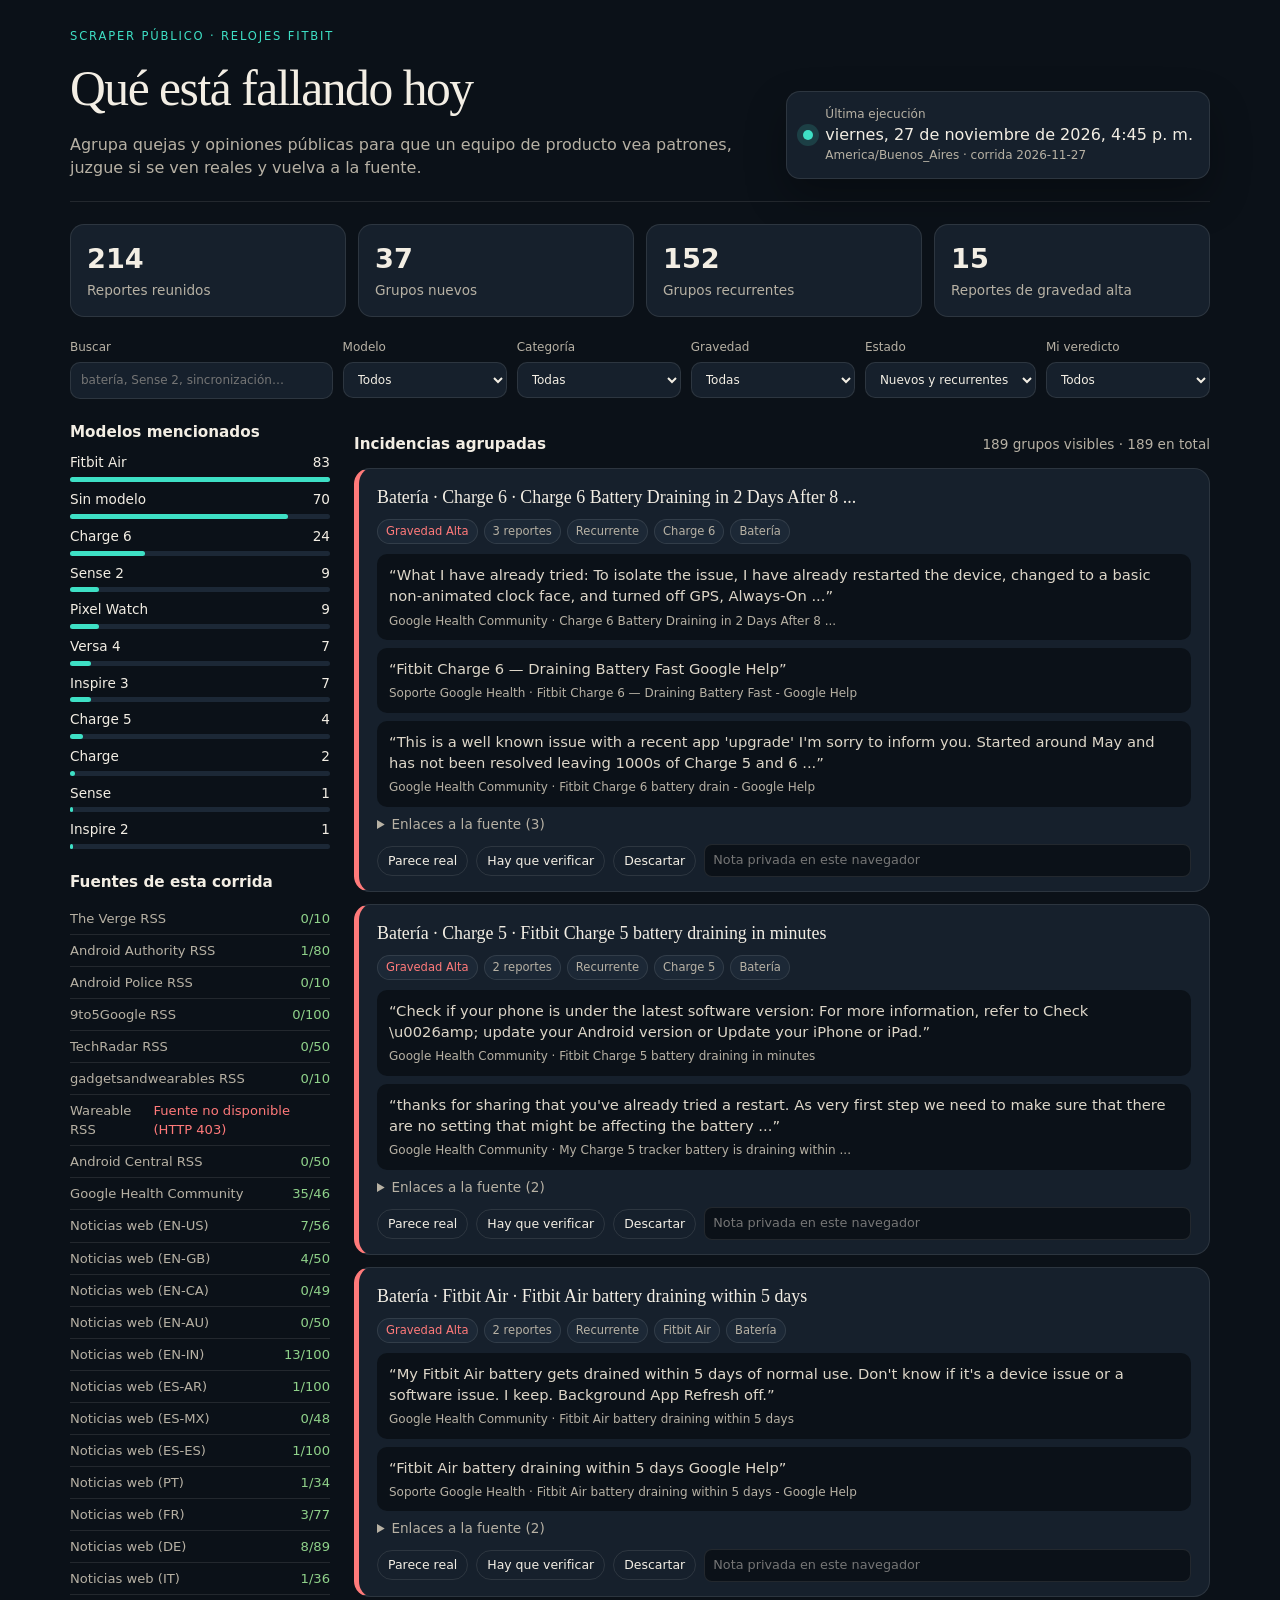
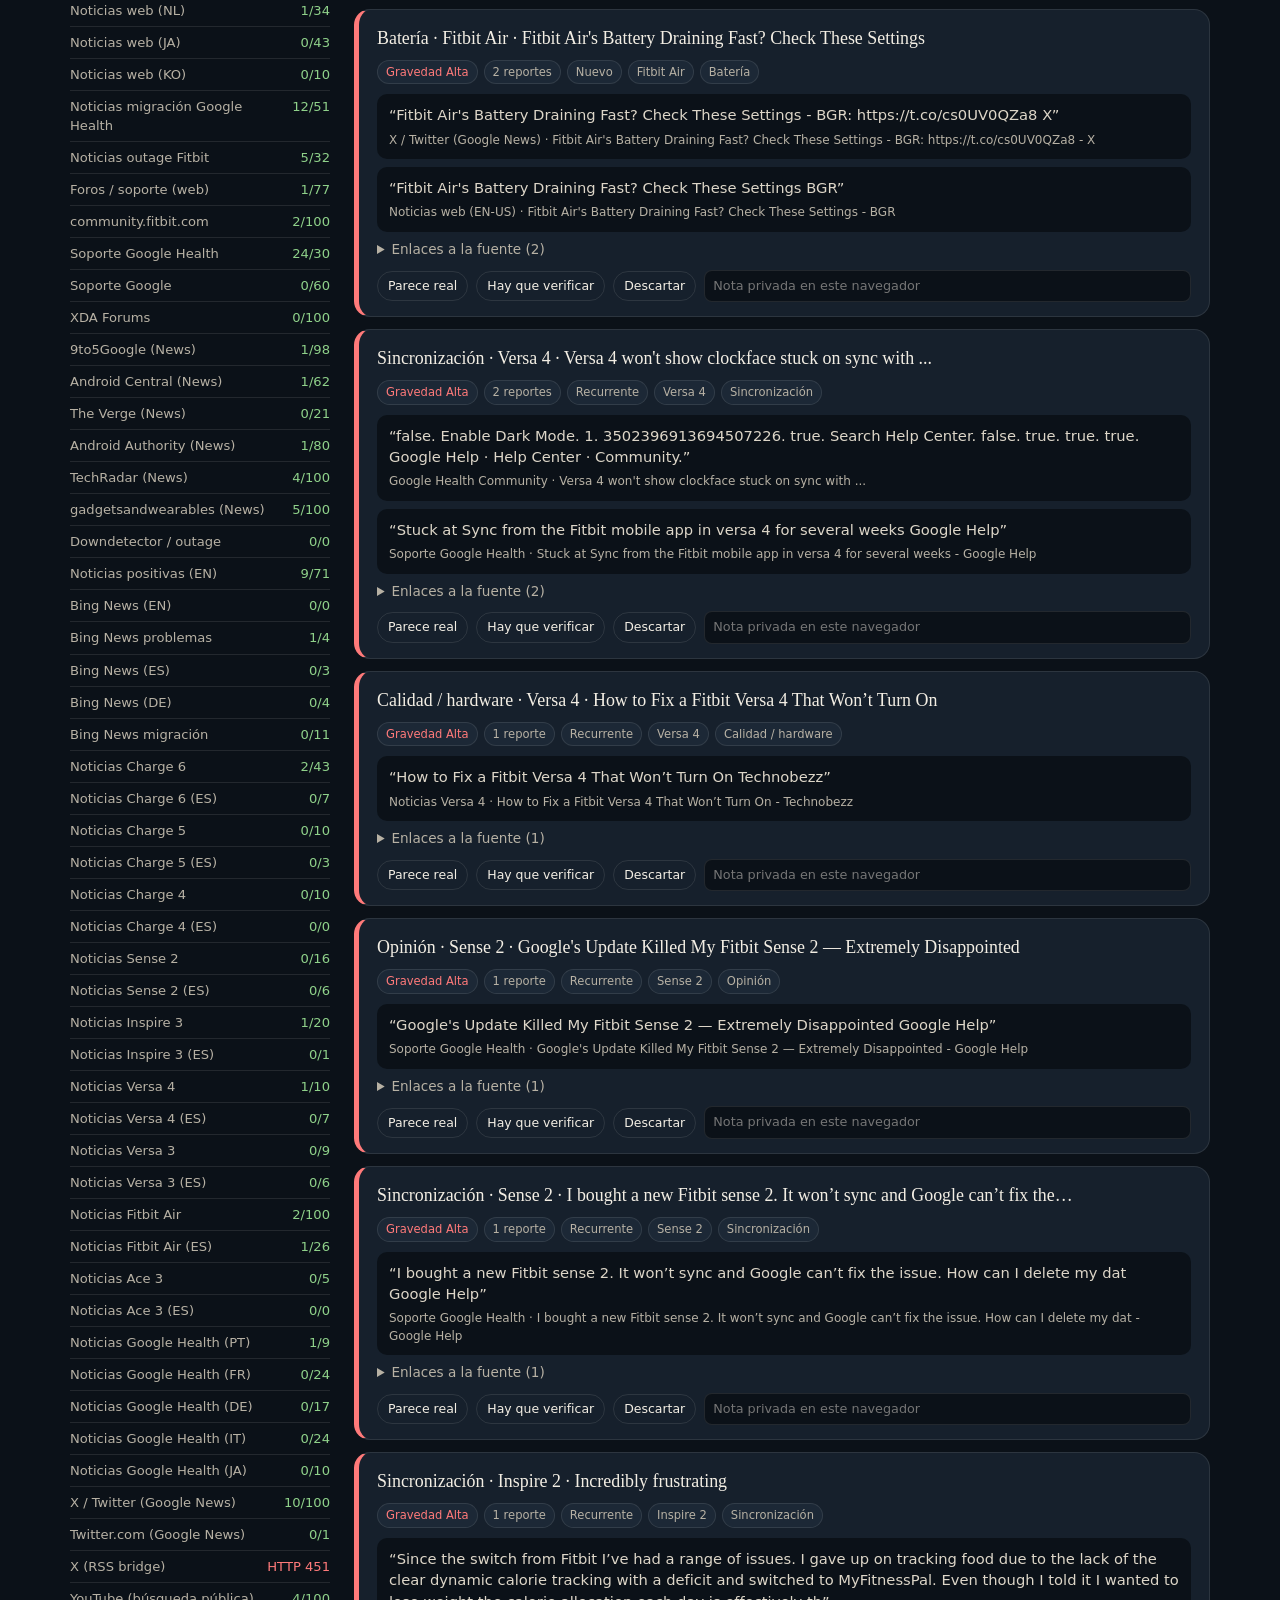
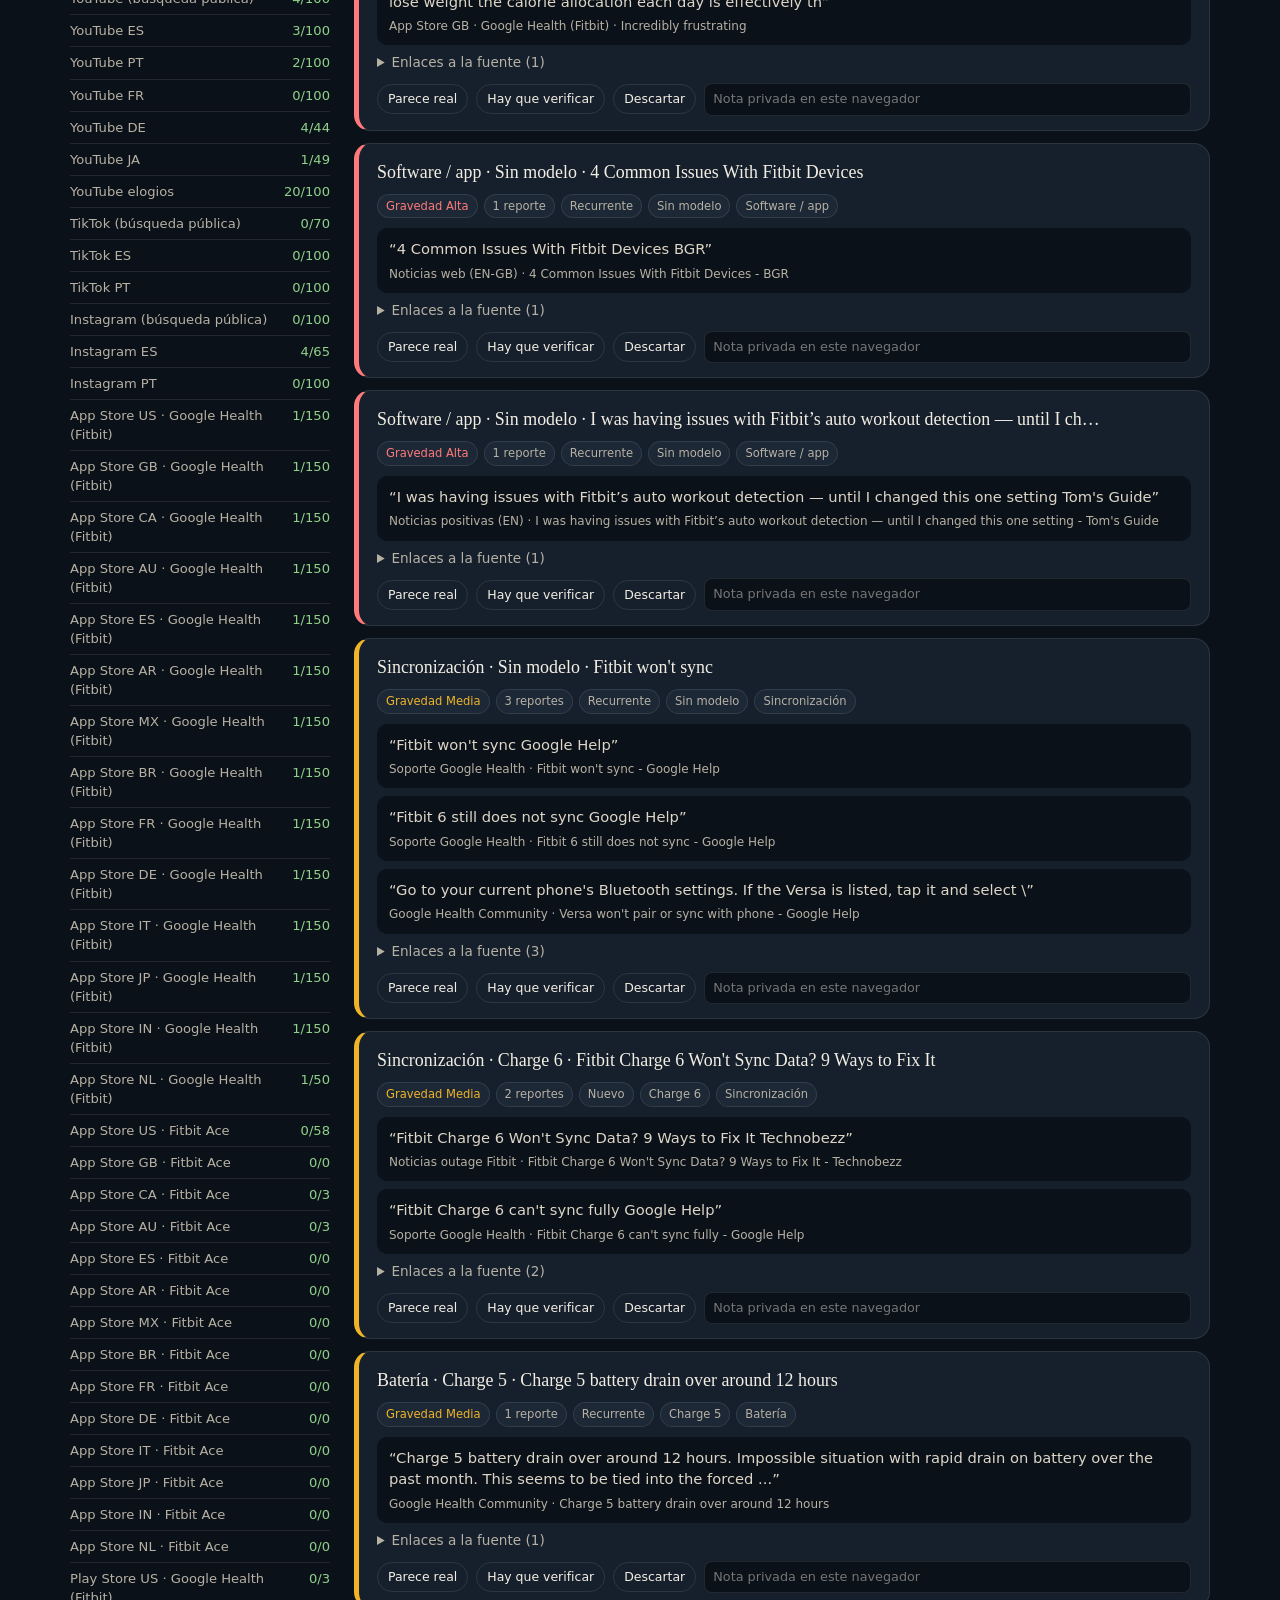
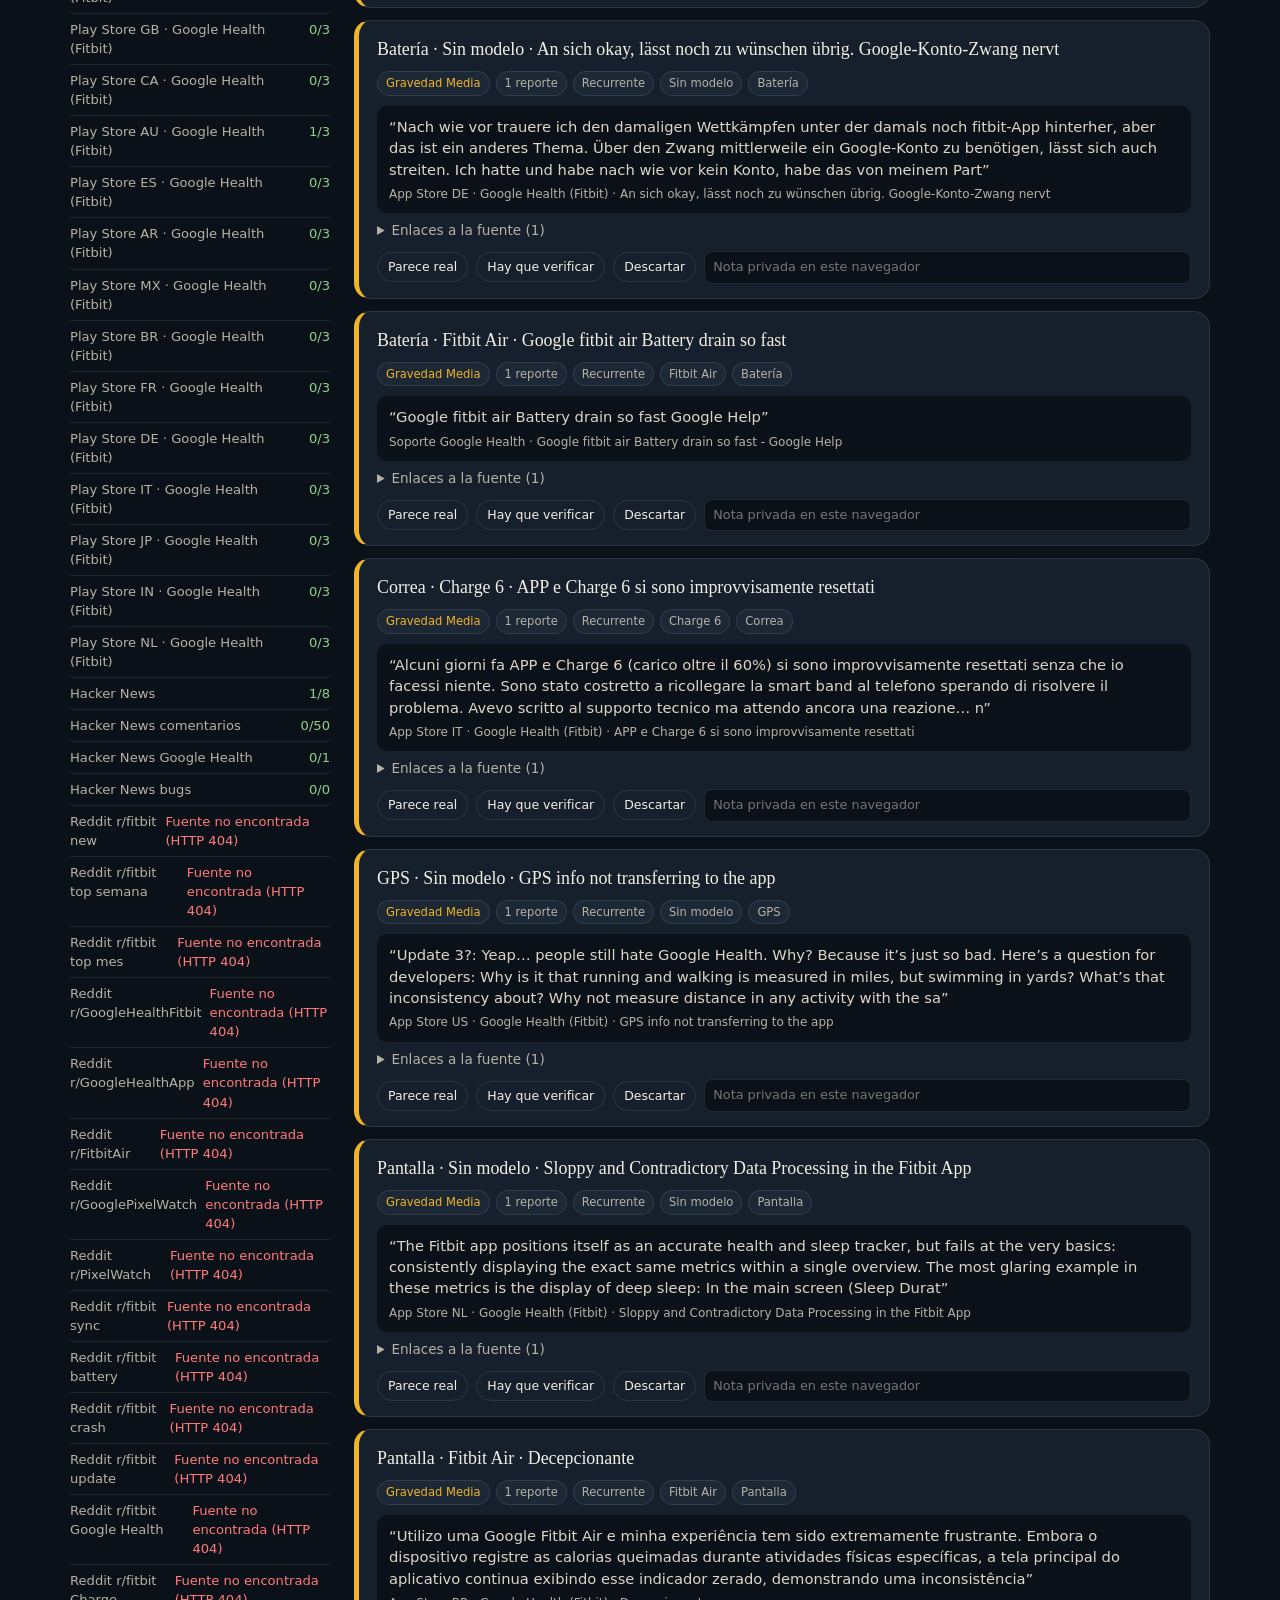
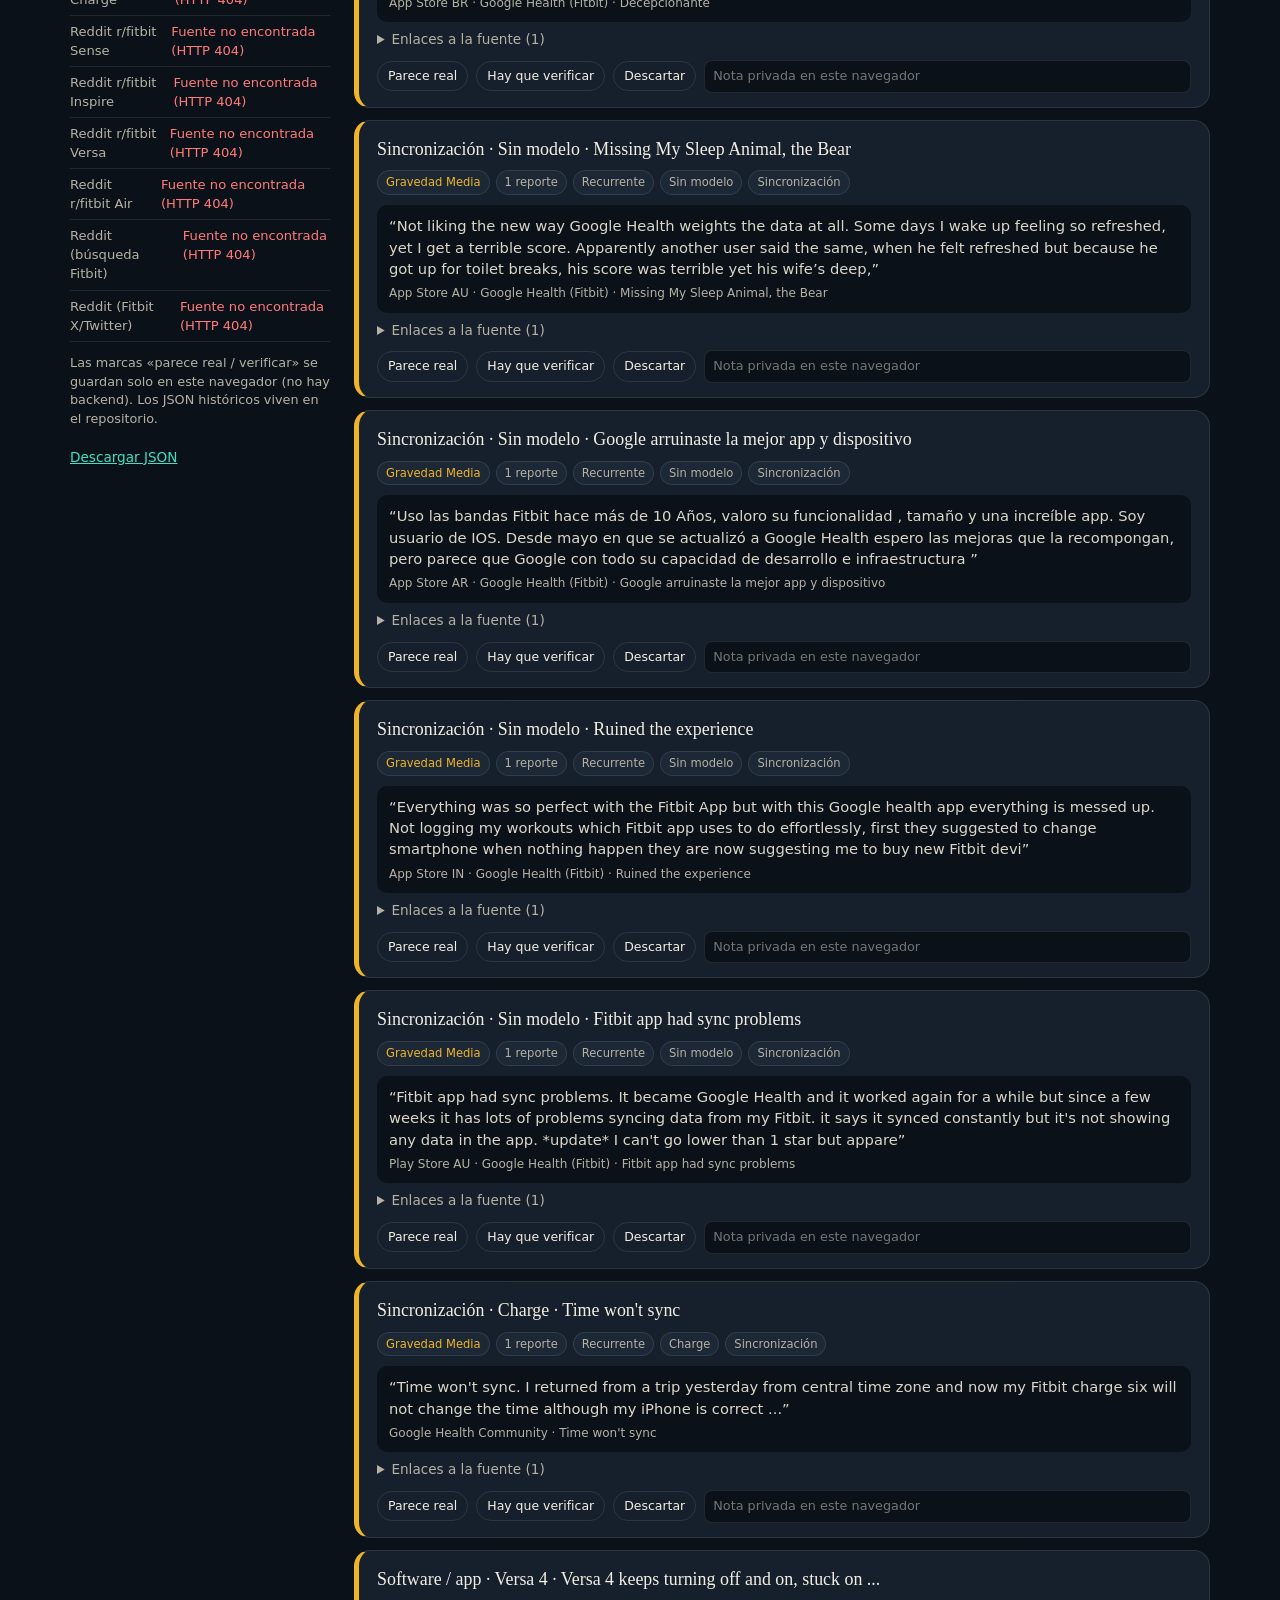
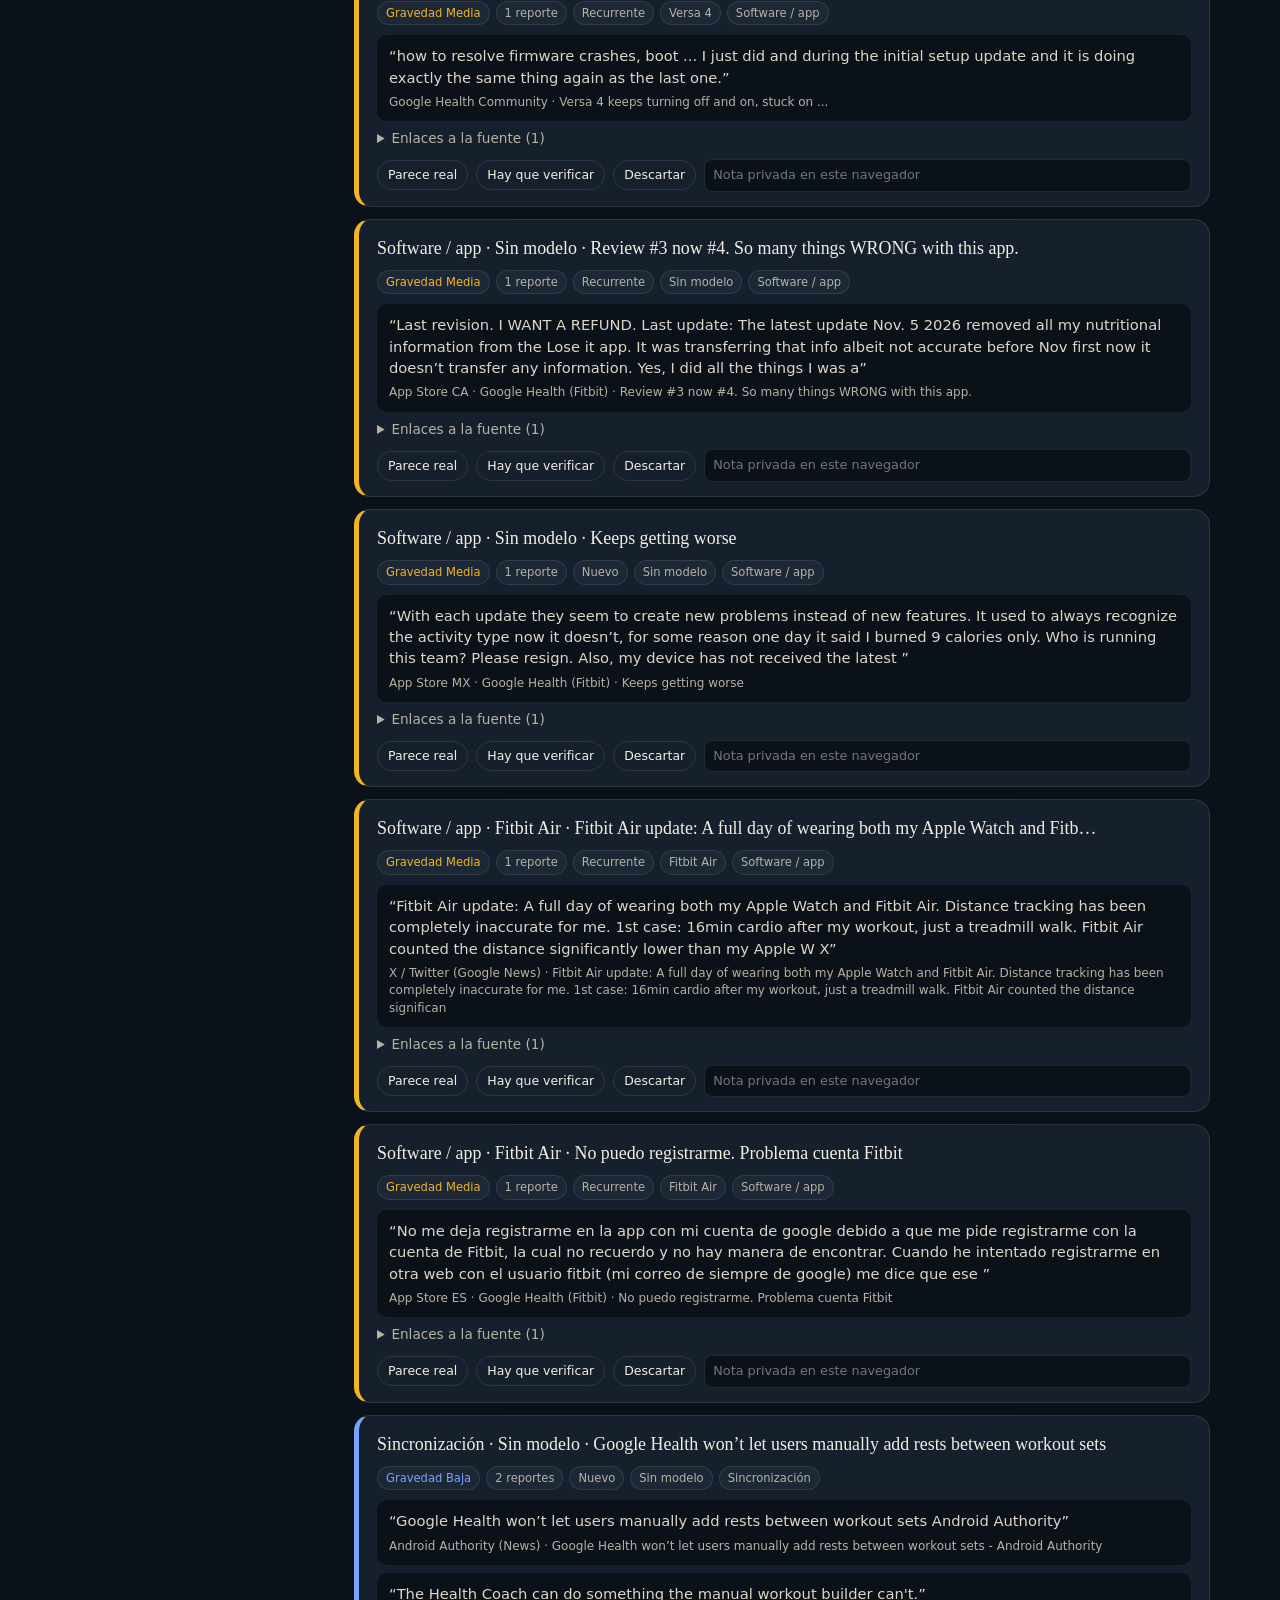
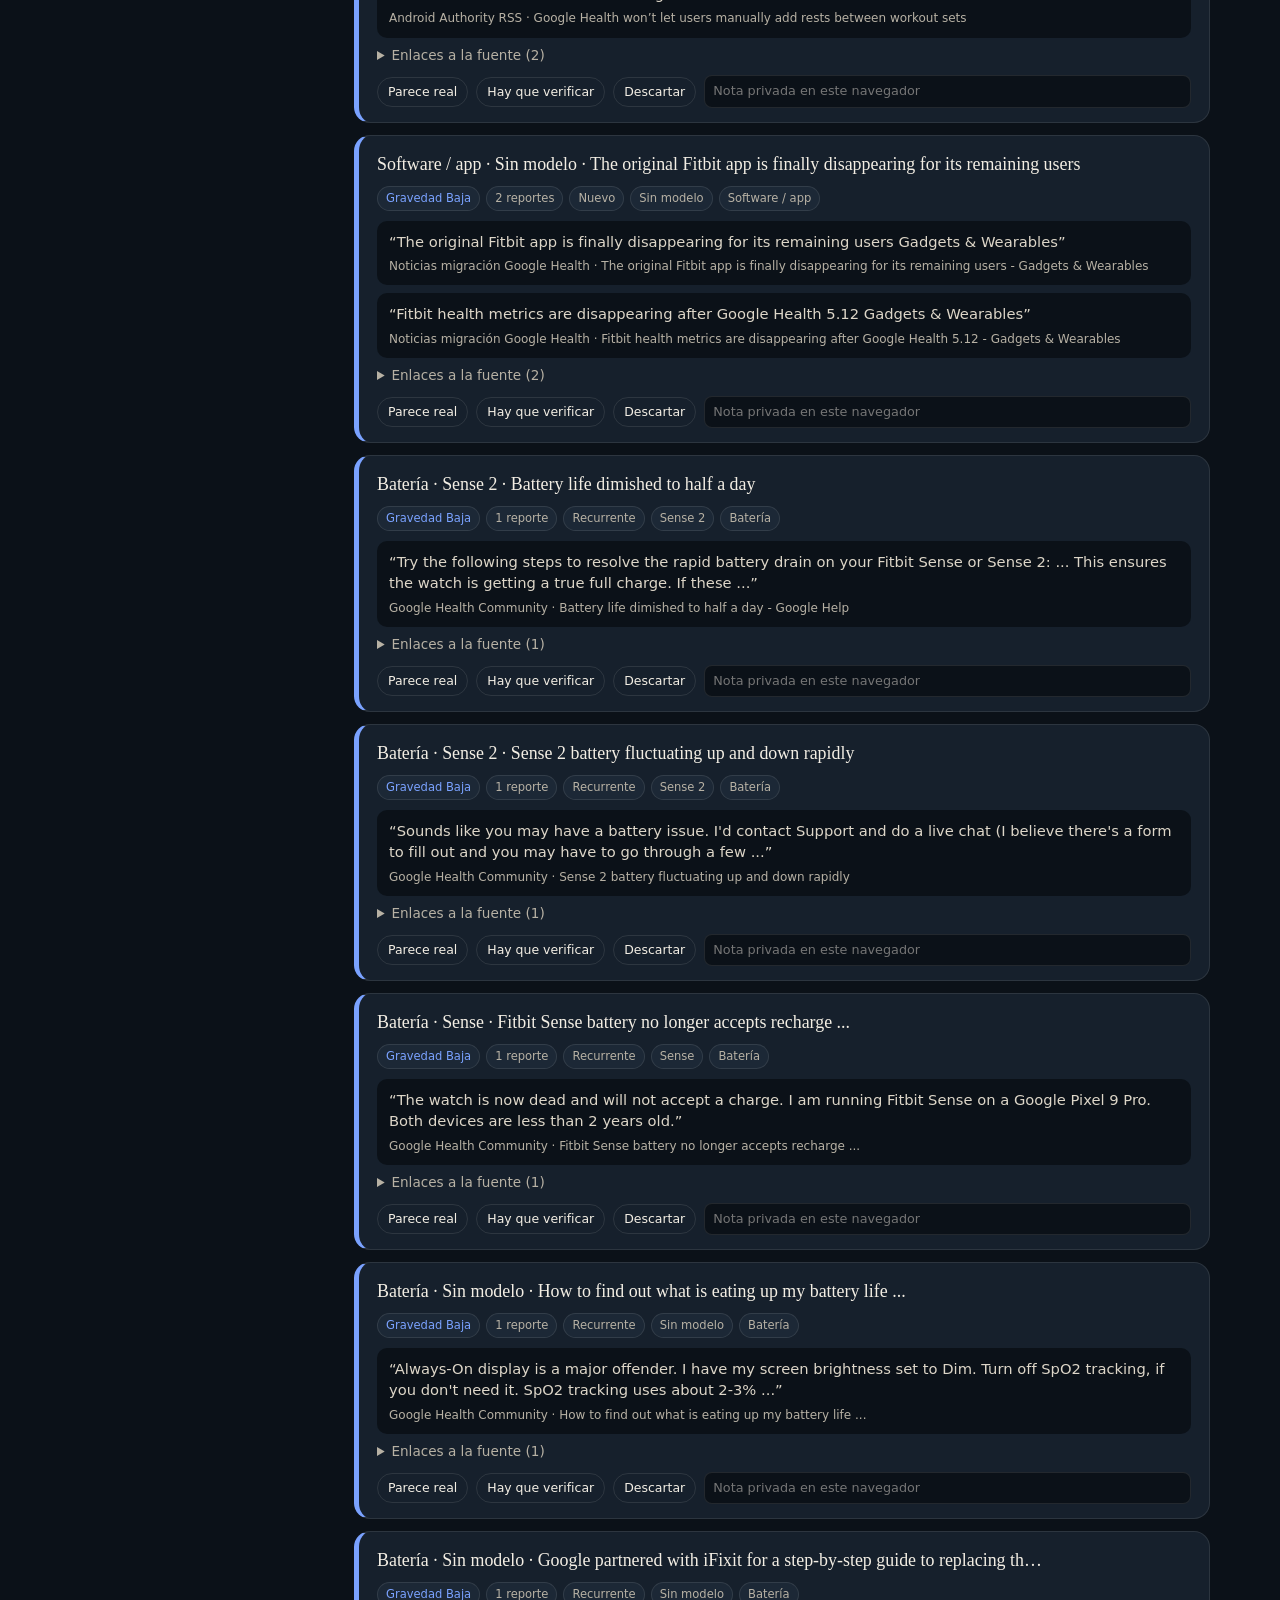
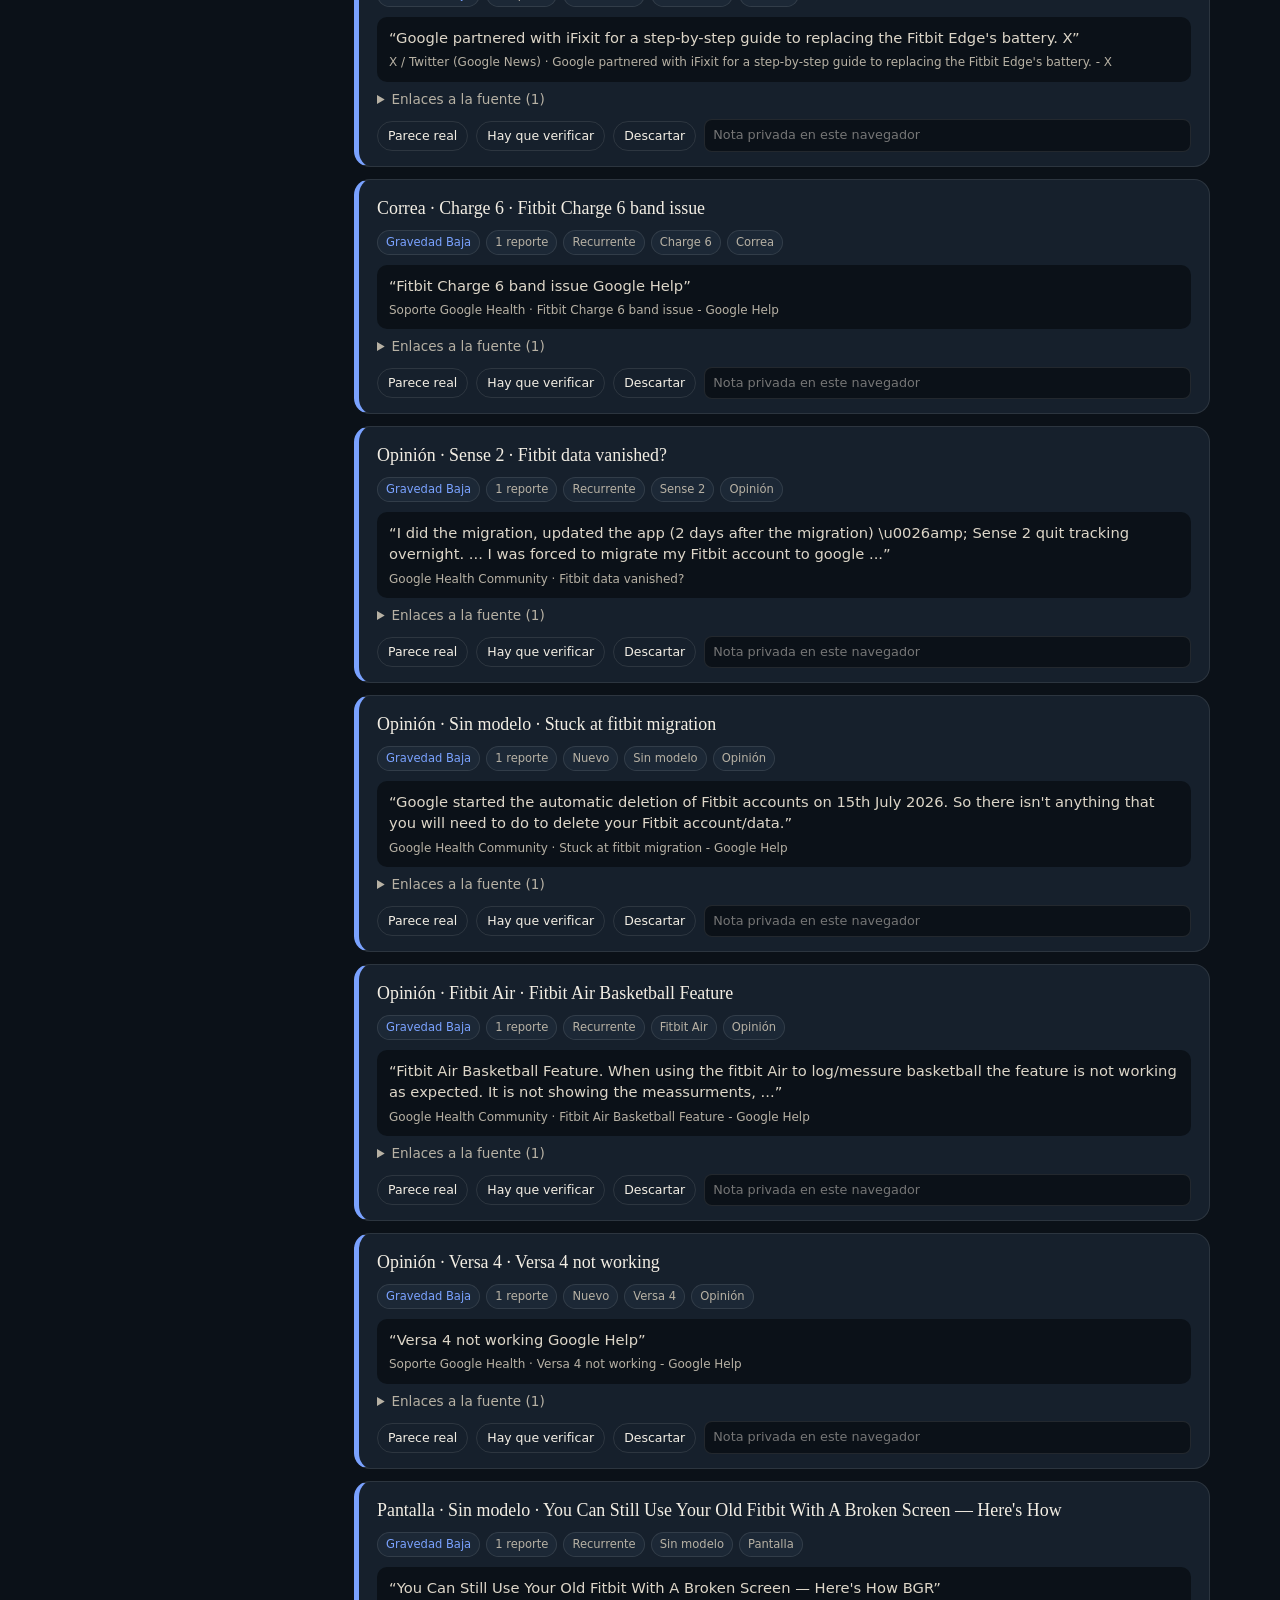
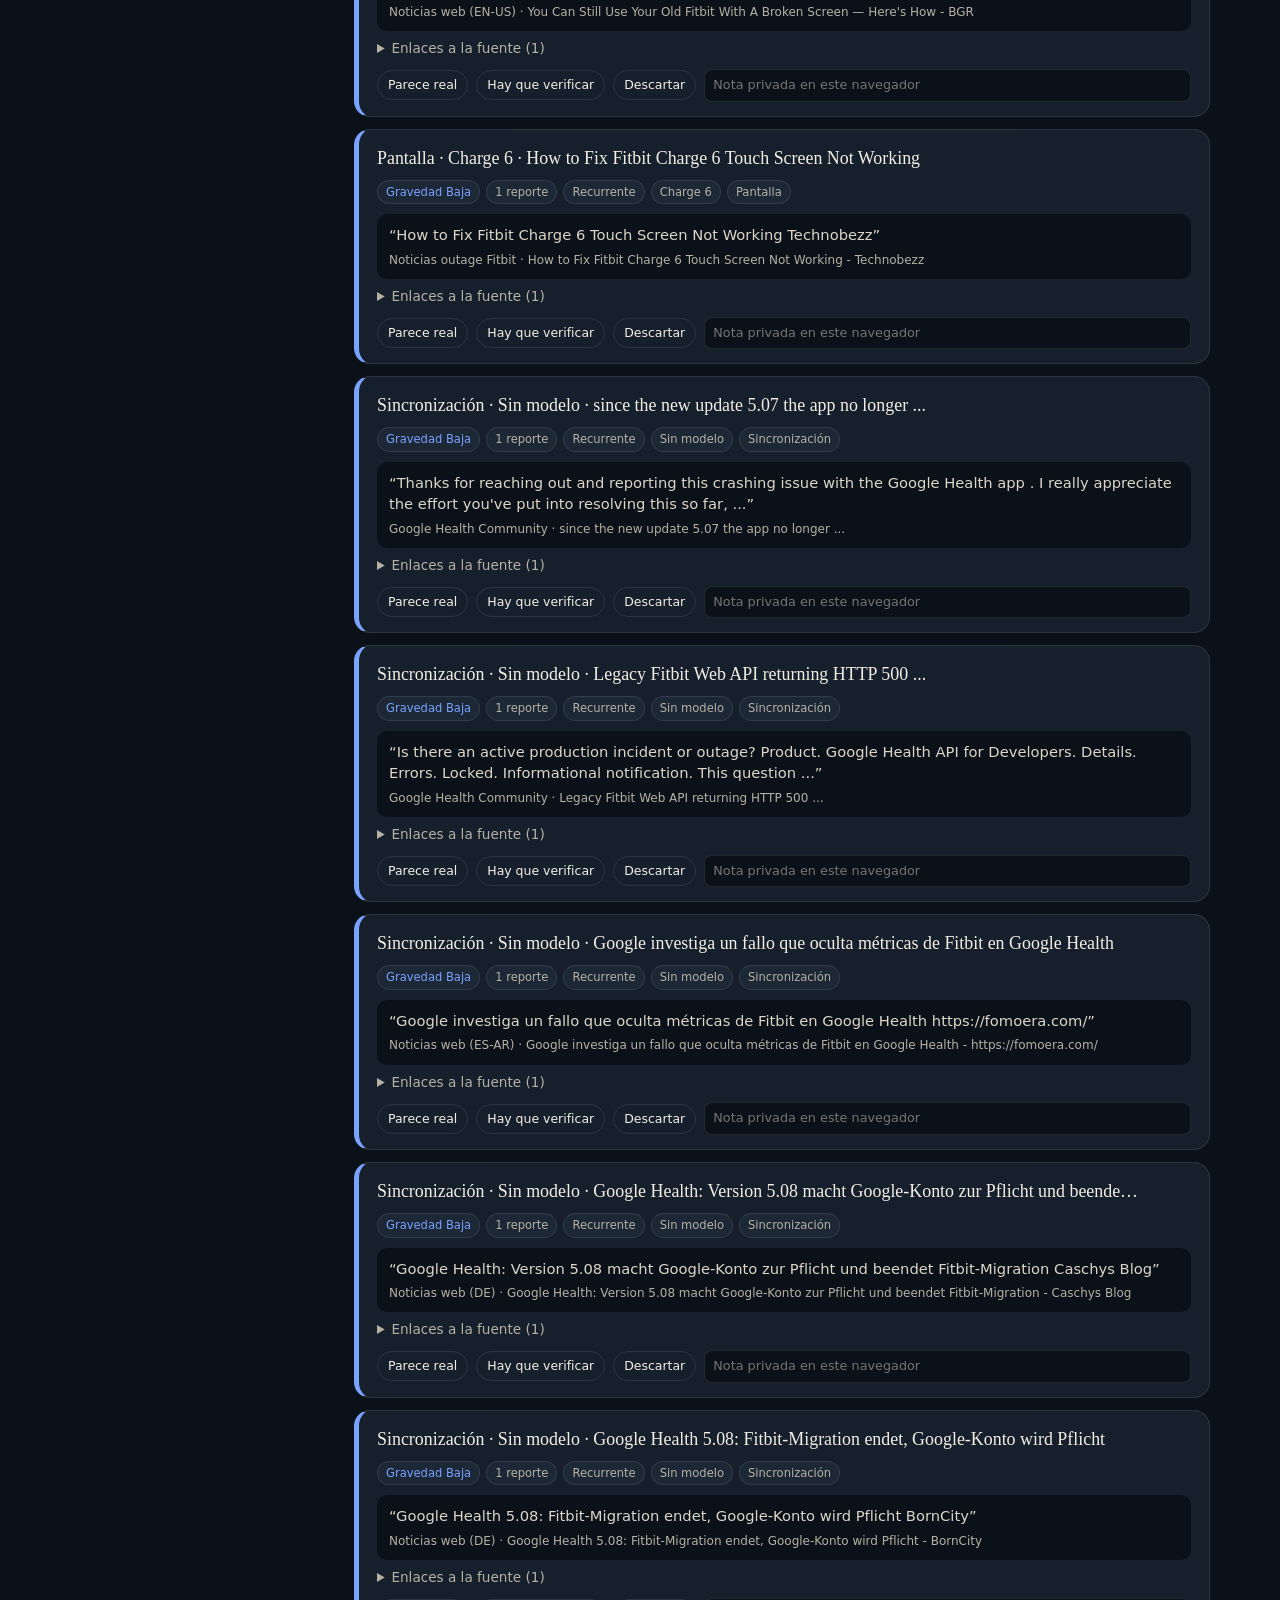
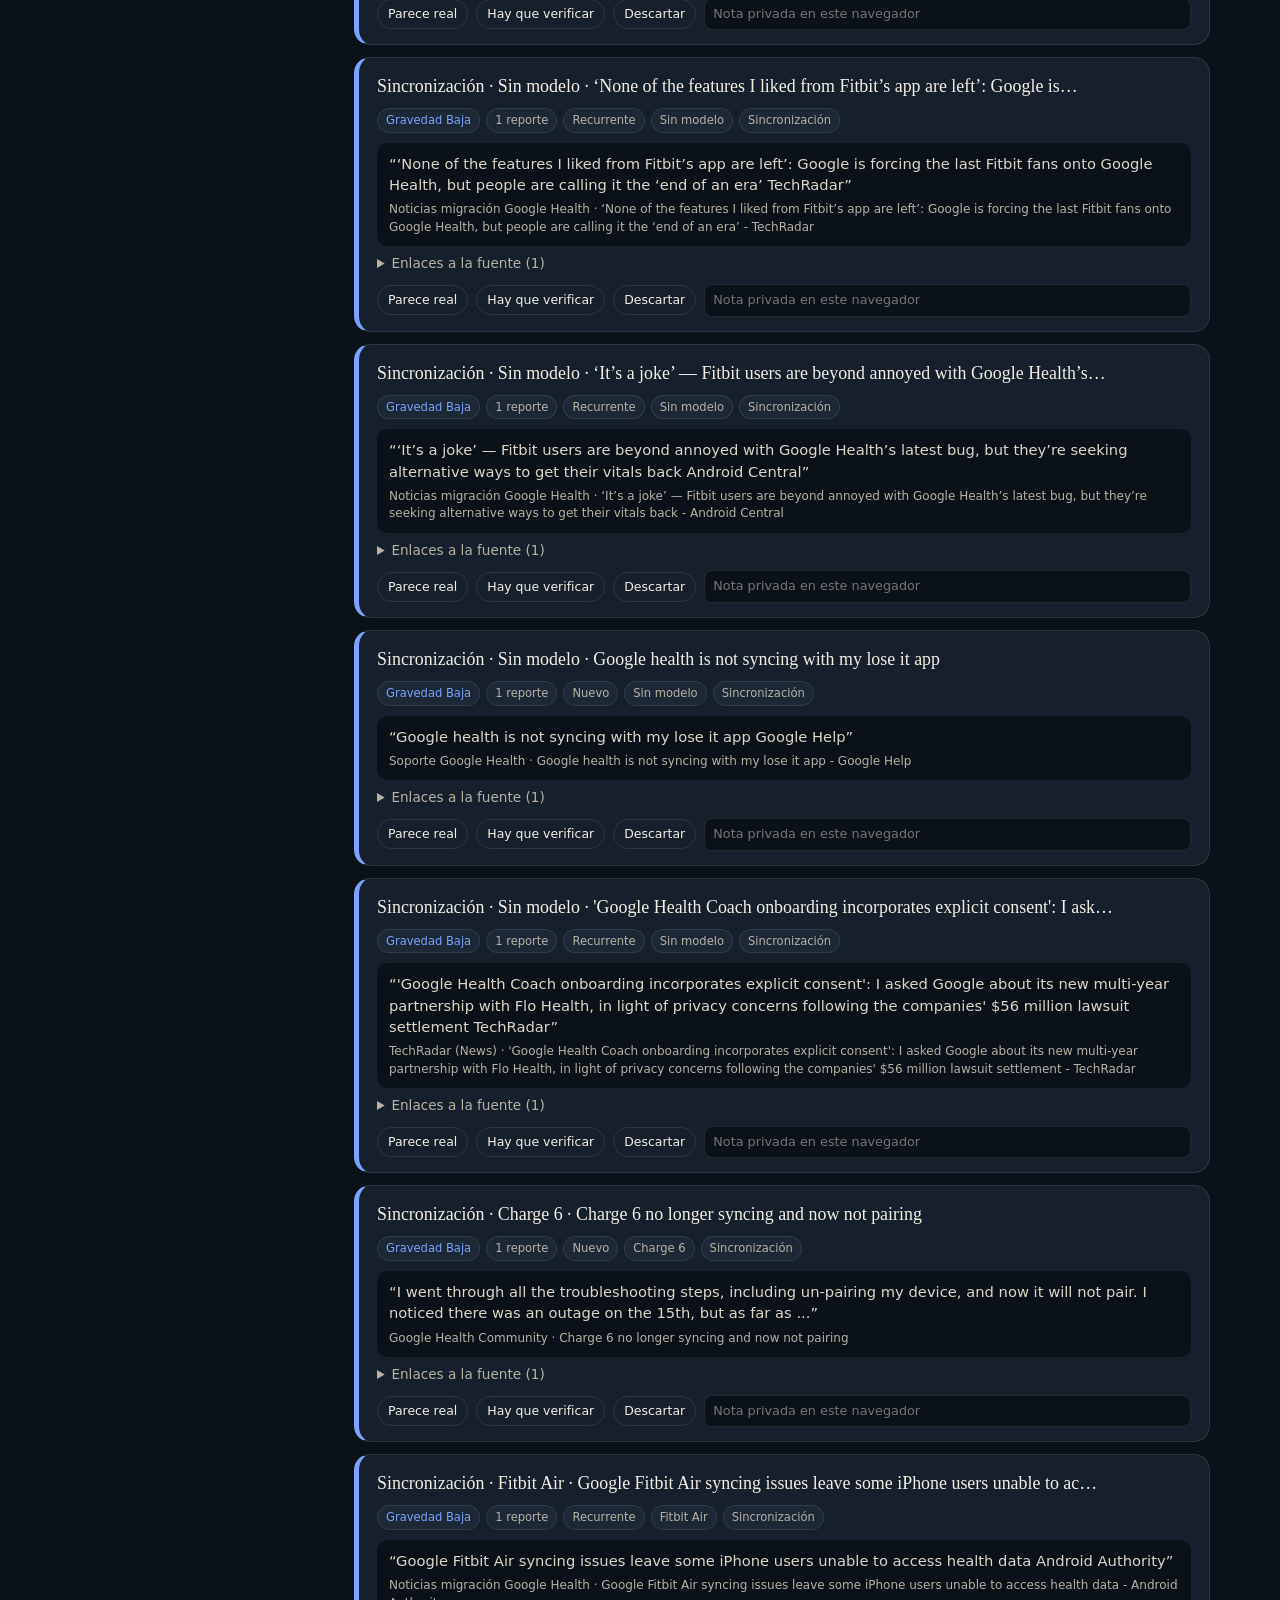
<file: index.html>
<!DOCTYPE html>
<html lang="es-AR">
<head>
  <meta charset="utf-8">
  <meta name="viewport" content="width=device-width, initial-scale=1">
  <title>Panel de incidencias Fitbit</title>
  <meta name="description" content="Tablero diario de fallas, defectos y opiniones públicas sobre relojes Fitbit.">
  <link rel="icon" href="data:image/svg+xml,%3Csvg xmlns='http://www.w3.org/2000/svg' viewBox='0 0 64 64'%3E%3Crect rx='12' width='64' height='64' fill='%2309131f'/%3E%3Ccircle cx='32' cy='32' r='14' fill='none' stroke='%232dd4bf' stroke-width='6'/%3E%3C/svg%3E">
  <link rel="stylesheet" href="assets/style.css">
</head>
<body>
  <div class="page">
    <header class="mast">
      <div>
        <p class="kicker">Scraper público · relojes Fitbit</p>
        <h1>Qué está fallando hoy</h1>
        <p class="lede">
          Agrupa quejas y opiniones públicas para que un equipo de producto
          vea patrones, juzgue si se ven reales y vuelva a la fuente.
        </p>
      </div>
      <div class="mast-meta" id="run-meta">
        <span class="pulse" aria-hidden="true"></span>
        <div>
          <div class="meta-label">Última ejecución</div>
          <time id="run-stamp">Cargando…</time>
          <div class="meta-sub" id="run-zone">America/Buenos_Aires</div>
        </div>
      </div>
    </header>

    <section class="kpis" id="kpis" aria-label="Resumen"></section>

    <section class="toolbar" aria-label="Filtros">
      <label class="search">
        <span>Buscar</span>
        <input id="q" type="search" placeholder="batería, Sense 2, sincronización…" autocomplete="off">
      </label>
      <label>
        <span>Modelo</span>
        <select id="f-model"><option value="">Todos</option></select>
      </label>
      <label>
        <span>Categoría</span>
        <select id="f-cat"><option value="">Todas</option></select>
      </label>
      <label>
        <span>Gravedad</span>
        <select id="f-sev">
          <option value="">Todas</option>
          <option value="alta">Alta</option>
          <option value="media">Media</option>
          <option value="baja">Baja</option>
          <option value="info">Info / positivo</option>
        </select>
      </label>
      <label>
        <span>Estado</span>
        <select id="f-rec">
          <option value="">Nuevos y recurrentes</option>
          <option value="new">Solo nuevos</option>
          <option value="recurring">Solo recurrentes</option>
        </select>
      </label>
      <label>
        <span>Mi veredicto</span>
        <select id="f-triage">
          <option value="">Todos</option>
          <option value="unset">Sin marcar</option>
          <option value="real">Parece real</option>
          <option value="check">Hay que verificar</option>
          <option value="discard">Descartar</option>
        </select>
      </label>
    </section>

    <section class="layout">
      <aside class="side">
        <h2>Modelos mencionados</h2>
        <ol id="model-bars" class="bars"></ol>
        <h2>Fuentes de esta corrida</h2>
        <ul id="source-list" class="sources"></ul>
        <p class="hint">
          Las marcas «parece real / verificar» se guardan solo en este navegador
          (no hay backend). Los JSON históricos viven en el repositorio.
        </p>
        <p><a class="dl" href="data/latest.json" download>Descargar JSON</a></p>
      </aside>
      <main>
        <div class="list-head">
          <h2 id="list-title">Incidencias agrupadas</h2>
          <p id="list-count"></p>
        </div>
        <div id="clusters" class="clusters"></div>
        <p id="empty" class="empty hidden">
          No hay grupos con esos filtros. Probá limpiar la búsqueda o esperá
          la próxima corrida diaria.
        </p>
      </main>
    </section>

    <footer class="foot">
      <p>
        Solo fuentes públicas (Reddit RSS, reseñas de App Store, Google News, Hacker News).
        No es telemetría oficial de Fitbit. Un reporte viral no prueba un defecto.
      </p>
      <p>
        Sitio:
        <a href="https://itravaglino.github.io/scraper/">itravaglino.github.io/scraper</a>
        · código:
        <a href="https://github.com/itravaglino/scraper">github.com/itravaglino/scraper</a>
      </p>
    </footer>
  </div>
  <script src="assets/app.js"></script>
</body>
</html>
</file>
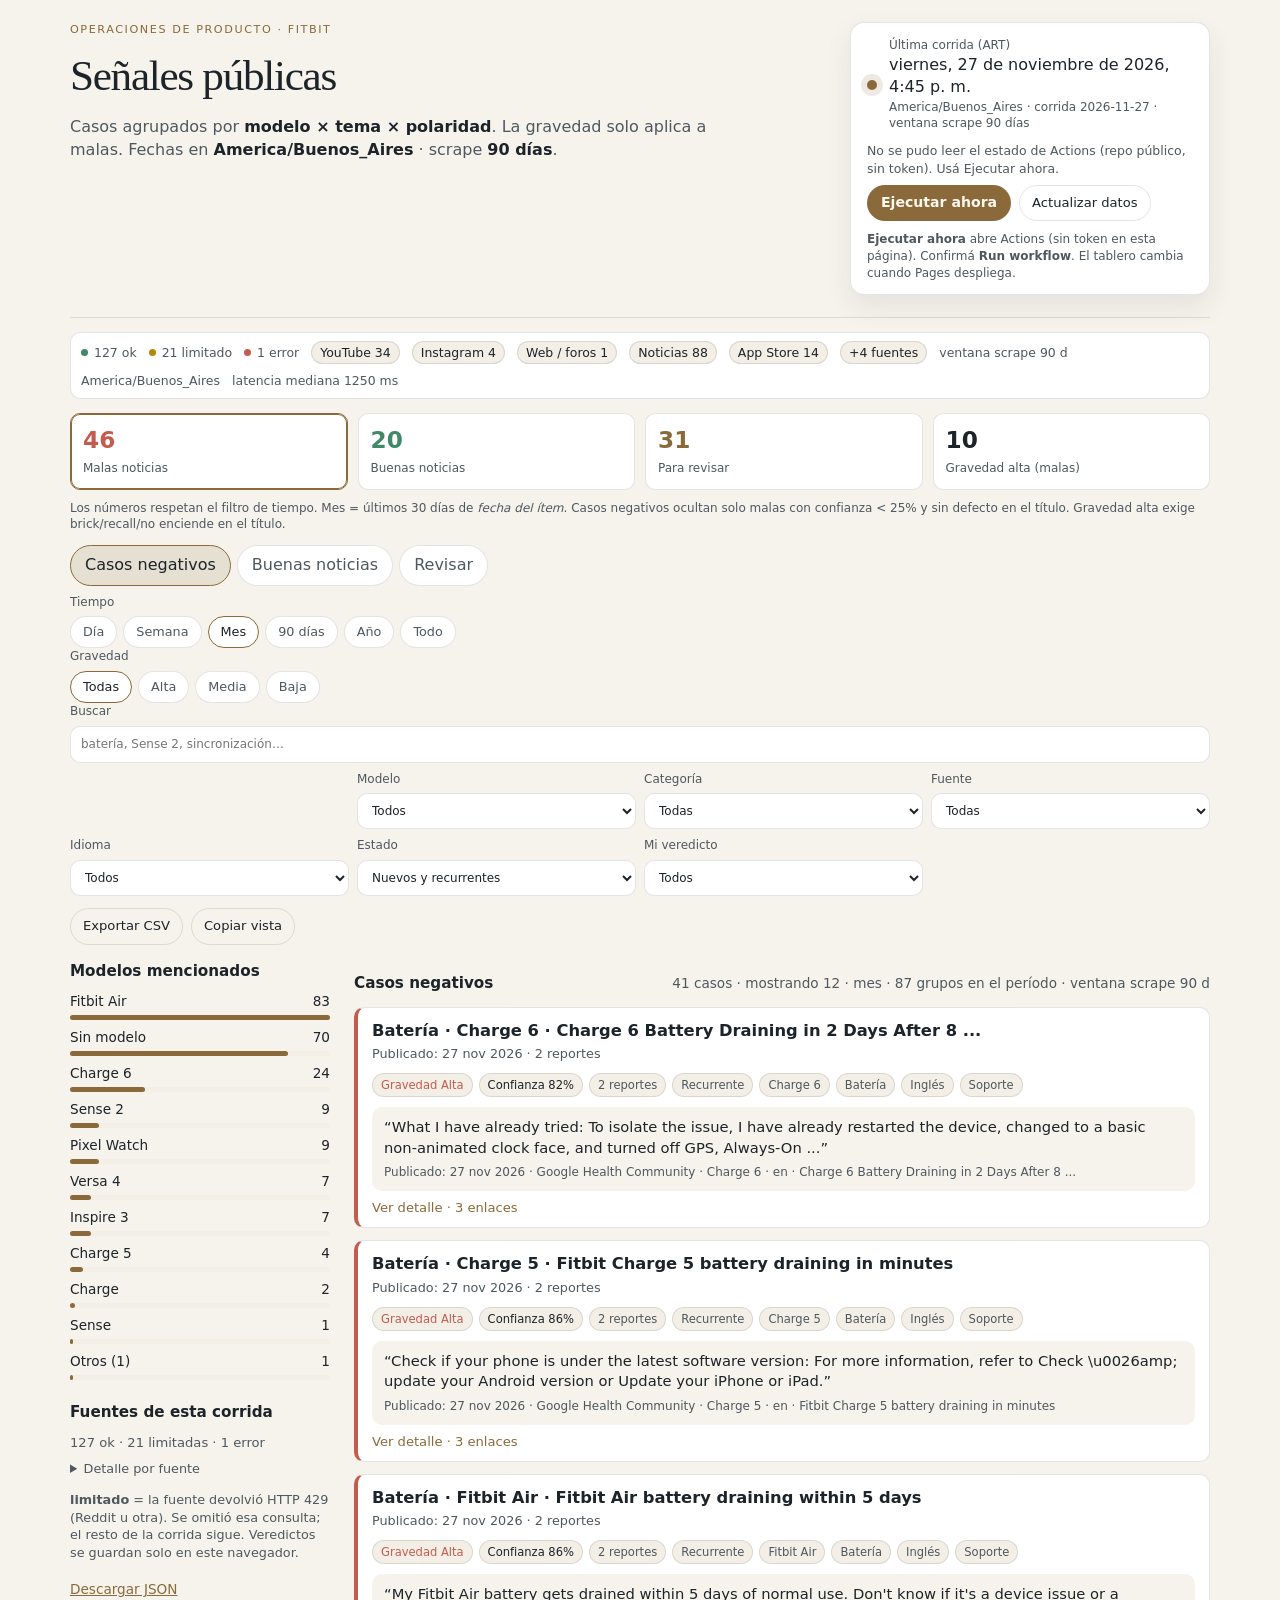
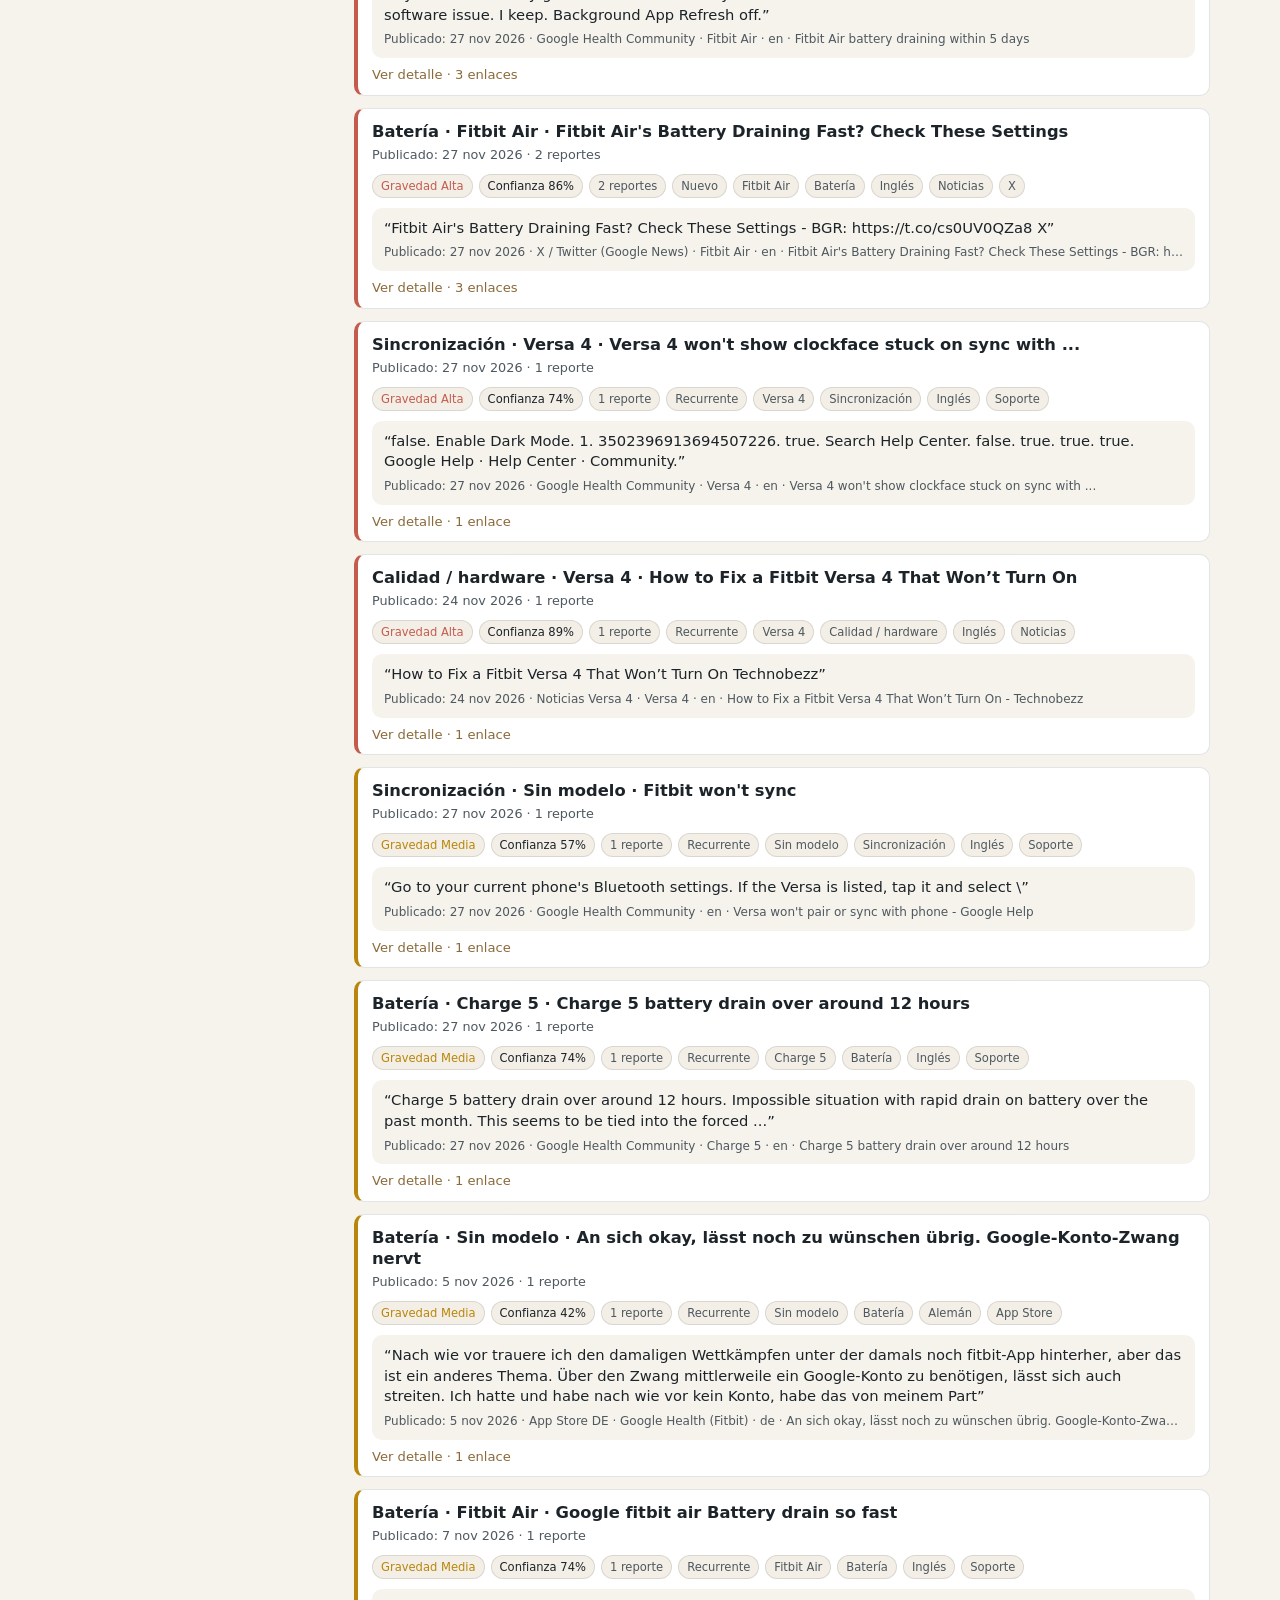
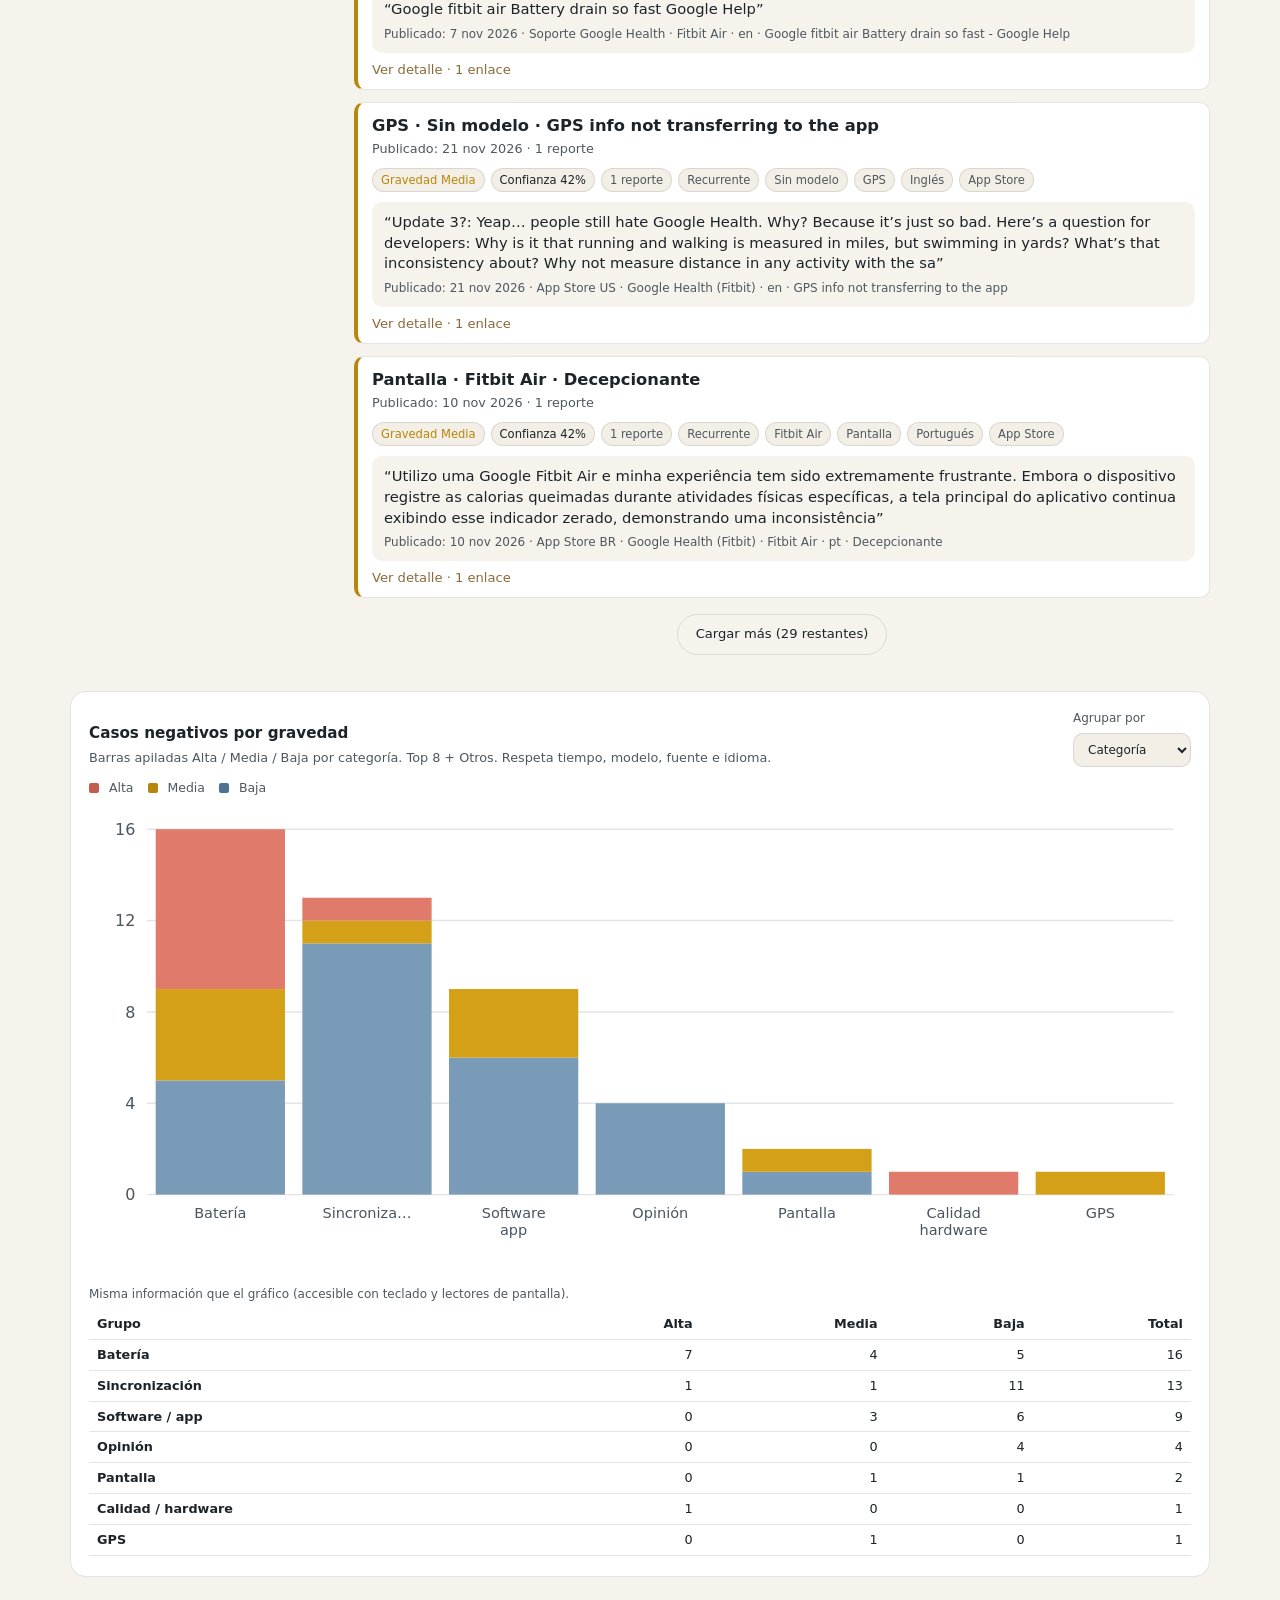
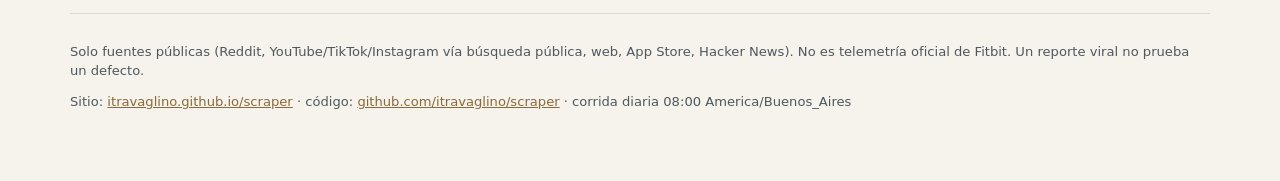
<file: site/index.html>
<!DOCTYPE html>
<html lang="es-AR">
<head>
  <meta charset="utf-8">
  <meta name="viewport" content="width=device-width, initial-scale=1">
  <base href="./">
  <title>Panel Fitbit · operaciones de producto</title>
  <meta name="description" content="Consola de operaciones: casos negativos y buenas noticias públicas sobre productos Fitbit.">
  <link rel="icon" href="data:image/svg+xml,%3Csvg xmlns='http://www.w3.org/2000/svg' viewBox='0 0 64 64'%3E%3Crect rx='12' width='64' height='64' fill='%230f1419'/%3E%3Ccircle cx='32' cy='32' r='14' fill='none' stroke='%23c4a574' stroke-width='6'/%3E%3C/svg%3E">
  <link rel="stylesheet" href="assets/style.css">
</head>
<body data-repo="itravaglino/scraper" data-workflow="daily.yml" class="is-loading">
  <div class="page">
    <header class="mast">
      <div>
        <p class="kicker">Operaciones de producto · Fitbit</p>
        <h1>Señales públicas</h1>
        <p class="lede">
          Casos agrupados por <strong>modelo × tema × polaridad</strong>.
          La gravedad solo aplica a malas. Fechas en
          <strong>America/Buenos_Aires</strong> · scrape
          <strong>90 días</strong>.
        </p>
      </div>
      <aside class="run-card" aria-label="Estado de la corrida">
        <div class="run-card-top">
          <span class="pulse" aria-hidden="true"></span>
          <div>
            <div class="meta-label">Última corrida (ART)</div>
            <time id="run-stamp" datetime="2026-11-27T16:45:50-03:00">27 nov 2026, 16:45 America/Buenos_Aires</time>
            <div class="meta-sub" id="run-zone">America/Buenos_Aires · ventana 90 días</div>
          </div>
        </div>
        <p class="run-actions-status" id="actions-status">Consultando GitHub Actions…</p>
        <div class="run-btns">
          <a
            class="btn-run"
            id="btn-run"
            href="https://github.com/itravaglino/scraper/actions/workflows/daily.yml"
            target="_blank"
            rel="noopener"
          >Ejecutar ahora</a>
          <button type="button" class="btn-ghost" id="btn-refresh">Actualizar datos</button>
        </div>
        <p class="run-help" id="run-help">
          <b>Ejecutar ahora</b> abre Actions (sin token en esta página).
          Confirmá <b>Run workflow</b>. El tablero cambia cuando Pages despliega.
        </p>
      </aside>
    </header>

    <section class="ops-strip" id="ops-strip" aria-label="Salud de fuentes">
      <span>Cargando salud de fuentes…</span>
    </section>

    <section class="kpis" id="kpis" aria-label="Indicadores">
      <p class="kpi-defs">Cargando indicadores del período…</p>
    </section>

    <div class="sticky-filters" id="sticky-filters">
      <nav class="polarity-tabs" role="tablist" aria-label="Polaridad">
        <button type="button" class="tab on" role="tab" aria-selected="true" aria-pressed="true" data-polarity="mala" id="tab-mala">Casos negativos</button>
        <button type="button" class="tab" role="tab" aria-selected="false" aria-pressed="false" data-polarity="buena" id="tab-buena">Buenas noticias</button>
        <button type="button" class="tab" role="tab" aria-selected="false" aria-pressed="false" data-polarity="revisar" id="tab-revisar">Revisar</button>
      </nav>
      <div class="sticky-controls">
        <div class="seg" role="group" aria-label="Ventana de tiempo">
          <span class="seg-label">Tiempo</span>
          <div class="seg-opts" id="f-range">
            <button type="button" data-range="1">Día</button>
            <button type="button" data-range="7">Semana</button>
            <button type="button" data-range="30" class="on" aria-pressed="true">Mes</button>
            <button type="button" data-range="90">90 días</button>
            <button type="button" data-range="365">Año</button>
            <button type="button" data-range="all">Todo</button>
          </div>
        </div>
        <div class="seg" id="sev-wrap" role="group" aria-label="Gravedad">
          <span class="seg-label">Gravedad</span>
          <div class="seg-opts" id="f-sev">
            <button type="button" data-sev="" class="on" aria-pressed="true">Todas</button>
            <button type="button" data-sev="alta">Alta</button>
            <button type="button" data-sev="media">Media</button>
            <button type="button" data-sev="baja">Baja</button>
          </div>
        </div>
      </div>
    </div>

    <section class="toolbar" aria-label="Filtros">
      <label class="search">
        <span>Buscar</span>
        <input id="q" type="search" placeholder="batería, Sense 2, sincronización…" autocomplete="off">
      </label>
      <input type="checkbox" id="filters-toggle" class="filters-toggle">
      <label for="filters-toggle" class="filters-toggle-label">Más filtros</label>
      <div class="filters-grid">
        <label>
          <span>Modelo</span>
          <select id="f-model"><option value="">Todos</option></select>
        </label>
        <label>
          <span>Categoría</span>
          <select id="f-cat"><option value="">Todas</option></select>
        </label>
        <label>
          <span>Fuente</span>
          <select id="f-kind"><option value="">Todas</option></select>
        </label>
        <label>
          <span>Idioma</span>
          <select id="f-lang"><option value="">Todos</option></select>
        </label>
        <label>
          <span>Estado</span>
          <select id="f-rec">
            <option value="">Nuevos y recurrentes</option>
            <option value="new">Solo nuevos</option>
            <option value="recurring">Solo recurrentes</option>
          </select>
        </label>
        <label>
          <span>Mi veredicto</span>
          <select id="f-triage">
            <option value="">Todos</option>
            <option value="unset">Sin marcar</option>
            <option value="real">Parece real</option>
            <option value="check">Hay que verificar</option>
            <option value="discard">Descartar</option>
          </select>
        </label>
      </div>
      <div class="toolbar-actions">
        <button type="button" class="btn-ghost" id="btn-export">Exportar CSV</button>
        <button type="button" class="btn-ghost" id="btn-copy-view">Copiar vista</button>
      </div>
    </section>

    <section class="layout">
      <aside class="side">
        <h2>Modelos mencionados</h2>
        <ol id="model-bars" class="bars"></ol>
        <h2>Fuentes de esta corrida</h2>
        <p class="source-summary" id="source-summary"></p>
        <details class="ops-details">
          <summary>Detalle por fuente</summary>
          <ul id="source-list" class="sources"></ul>
        </details>
        <p class="hint">
          <b>limitado</b> = la fuente devolvió HTTP 429 (Reddit u otra).
          Se omitió esa consulta; el resto de la corrida sigue.
          Veredictos se guardan solo en este navegador.
        </p>
        <p><a class="dl" href="data/latest.json" download>Descargar JSON</a></p>
      </aside>
      <main>
        <div class="list-head">
          <h2 id="list-title">Casos negativos</h2>
          <p id="list-count">Cargando vista Mes…</p>
        </div>
        <div id="clusters" class="clusters" aria-busy="true" aria-live="polite">
          <article class="card alta" data-id="6c1d708e0ceb2ad3"><h3>Batería · Charge 6 · Charge 6 Battery Draining in 2 Days After 8 ...</h3><p class="case-meta">2026-11-27 · 3 reportes · Batería · Charge 6</p><blockquote class="quote">What I have already tried: To isolate the issue, I have already restarted the device, changed to a basic non-animated clock face, and turned off GPS, Always-On ...</blockquote></article>
<article class="card alta" data-id="73d21af4cde33796"><h3>Batería · Charge 5 · Fitbit Charge 5 battery draining in minutes</h3><p class="case-meta">2026-11-27 · 2 reportes · Batería · Charge 5</p><blockquote class="quote">Check if your phone is under the latest software version: For more information, refer to Check \u0026amp; update your Android version or Update your iPhone or iPad.</blockquote></article>
<article class="card alta" data-id="dd99de55f4575d5e"><h3>Batería · Fitbit Air · Fitbit Air battery draining within 5 days</h3><p class="case-meta">2026-11-27 · 2 reportes · Batería · Fitbit Air</p><blockquote class="quote">My Fitbit Air battery gets drained within 5 days of normal use. Don&#x27;t know if it&#x27;s a device issue or a software issue. I keep. Background App Refresh off.</blockquote></article>
<article class="card alta" data-id="40e0b116c898a2e0"><h3>Batería · Fitbit Air · Fitbit Air&#x27;s Battery Draining Fast? Check These Settings</h3><p class="case-meta">2026-11-27 · 2 reportes · Batería · Fitbit Air</p><blockquote class="quote">Fitbit Air&#x27;s Battery Draining Fast? Check These Settings - BGR: https://t.co/cs0UV0QZa8 X</blockquote></article>
<article class="card alta" data-id="a915a8c10d05c61a"><h3>Sincronización · Versa 4 · Versa 4 won&#x27;t show clockface stuck on sync with ...</h3><p class="case-meta">2026-11-27 · 2 reportes · Sincronización · Versa 4</p><blockquote class="quote">false. Enable Dark Mode. 1. 3502396913694507226. true. Search Help Center. false. true. true. true. Google Help · Help Center · Community.</blockquote></article>
<article class="card alta" data-id="e35465de195a6554"><h3>Calidad / hardware · Versa 4 · How to Fix a Fitbit Versa 4 That Won’t Turn On</h3><p class="case-meta">2026-11-24 · 1 reportes · Calidad / hardware · Versa 4</p><blockquote class="quote">How to Fix a Fitbit Versa 4 That Won’t Turn On Technobezz</blockquote></article>
<article class="card alta" data-id="e819a65d3fae448c"><h3>Software / app · Sin modelo · 4 Common Issues With Fitbit Devices</h3><p class="case-meta">2026-11-02 · 1 reportes · Software / app · Sin modelo</p><blockquote class="quote">4 Common Issues With Fitbit Devices BGR</blockquote></article>
<article class="card alta" data-id="88edf96d4db2c0a5"><h3>Software / app · Sin modelo · I was having issues with Fitbit’s auto workout detection — until I ch…</h3><p class="case-meta">2026-11-03 · 1 reportes · Software / app · Sin modelo</p><blockquote class="quote">I was having issues with Fitbit’s auto workout detection — until I changed this one setting Tom&#x27;s Guide</blockquote></article>
        </div>
        <p class="list-more-wrap">
          <button type="button" class="btn-ghost" id="btn-more" hidden>Cargar más</button>
        </p>
        <p id="empty" class="empty" hidden>
          No hay casos en esta vista con los filtros actuales.
        </p>
      </main>
    </section>

    <section class="chart-panel" aria-label="Gráfico por gravedad">
      <div class="chart-head">
        <div>
          <h2>Casos negativos por gravedad</h2>
          <p class="chart-sub" id="chart-sub">Barras apiladas Alta / Media / Baja. Respeta los filtros.</p>
        </div>
        <label class="chart-dim">
          <span>Agrupar por</span>
          <select id="f-chart">
            <option value="categoria" selected>Categoría</option>
            <option value="modelo">Modelo</option>
            <option value="fuente">Fuente</option>
            <option value="tiempo">Tiempo (día)</option>
          </select>
        </label>
      </div>
      <div class="chart-legend" id="chart-legend">
        <span><i class="swatch alta"></i> Alta</span>
        <span><i class="swatch media"></i> Media</span>
        <span><i class="swatch baja"></i> Baja</span>
      </div>
      <div class="chart-frame">
        <svg id="sev-chart" viewBox="0 0 760 320" role="img" aria-label="Gráfico de gravedad"></svg>
        <p id="chart-empty" class="chart-empty" hidden>El gráfico de gravedad aplica a casos negativos. Abrí esa pestaña o ampliá el período.</p>
      </div>
      <div class="chart-table-wrap">
        <table id="chart-table" class="chart-table">
          <caption>Misma información que el gráfico (accesible con teclado y lectores de pantalla).</caption>
          <thead><tr><th>Grupo</th><th>Alta</th><th>Media</th><th>Baja</th><th>Total</th></tr></thead>
          <tbody></tbody>
        </table>
      </div>
    </section>

    <footer class="foot">
      <p>
        Solo fuentes públicas (Reddit, YouTube/TikTok/Instagram vía búsqueda pública,
        web, App Store, Hacker News). No es telemetría oficial de Fitbit.
        Un reporte viral no prueba un defecto.
      </p>
      <p>
        Sitio:
        <a href="https://itravaglino.github.io/scraper/">itravaglino.github.io/scraper</a>
        · código:
        <a href="https://github.com/itravaglino/scraper">github.com/itravaglino/scraper</a>
        · corrida diaria 08:00 America/Buenos_Aires
      </p>
    </footer>
  </div>
  <button type="button" class="btn-top" id="btn-top" hidden>Volver arriba</button>
  <script>window.FITBIT_SEED={"generated_at":"2026-11-27T16:45:50-03:00","generated_at_utc":"2026-11-27T19:45:50+00:00","timezone":"America/Buenos_Aires","run_id":"2026-11-27","scrape_window_days":90,"github_repo":"itravaglino/scraper","github_workflow":"daily.yml","run_workflow_url":"https://github.com/itravaglino/scraper/actions/workflows/daily.yml","summary":{"reports":214,"clusters":189,"clusters_mala":75,"clusters_buena":40,"new_clusters":37,"recurring_clusters":152,"by_model":{"Fitbit Air":83,"Sin modelo":70,"Charge 6":24,"Sense 2":9,"Pixel Watch":9,"Versa 4":7,"Inspire 3":7,"Charge 5":4,"Charge":2,"Sense":1,"Inspire 2":1},"by_severity":{"baja":51,"alta":15,"media":20},"by_polarity":{"mala":86,"revisar":84,"buena":44},"by_language":{"en":175,"es":11,"pt":5,"fr":4,"de":13,"it":3,"nl":1,"ja":2},"by_category":{"sincronizacion":51,"bateria":24,"opinion":90,"software":31,"pantalla":8,"calidad":2,"gps":4,"correa":2,"carga":2},"by_source":{"Android Authority RSS":1,"Google Health Community":35,"Noticias web (EN-US)":7,"Noticias web (EN-GB)":4,"Noticias web (EN-IN)":13,"Noticias web (ES-AR)":1,"Noticias web (ES-ES)":1,"Noticias web (PT)":1,"Noticias web (FR)":3,"Noticias web (DE)":8,"Noticias web (IT)":1,"Noticias web (NL)":1,"Noticias migración Google Health":12,"Noticias outage Fitbit":5,"Foros / soporte (web)":1,"community.fitbit.com":2,"Soporte Google Health":24,"9to5Google (News)":1,"Android Central (News)":1,"Android Authority (News)":1,"TechRadar (News)":4,"gadgetsandwearables (News)":5,"Noticias positivas (EN)":9,"Bing News problemas":1,"Noticias Charge 6":2,"Noticias Inspire 3":1,"Noticias Versa 4":1,"Noticias Fitbit Air":2,"Noticias Fitbit Air (ES)":1,"Noticias Google Health (PT)":1,"X / Twitter (Google News)":10,"YouTube (búsqueda pública)":4,"YouTube ES":3,"YouTube PT":2,"YouTube DE":4,"YouTube JA":1,"YouTube elogios":20,"Instagram ES":4,"App Store US · Google Health (Fitbit)":1,"App Store GB · Google Health (Fitbit)":1,"App Store CA · Google Health (Fitbit)":1,"App Store AU · Google Health (Fitbit)":1,"App Store ES · Google Health (Fitbit)":1,"App Store AR · Google Health (Fitbit)":1,"App Store MX · Google Health (Fitbit)":1,"App Store BR · Google Health (Fitbit)":1,"App Store FR · Google Health (Fitbit)":1,"App Store DE · Google Health (Fitbit)":1,"App Store IT · Google Health (Fitbit)":1,"App Store JP · Google Health (Fitbit)":1,"App Store IN · Google Health (Fitbit)":1,"App Store NL · Google Health (Fitbit)":1,"Play Store AU · Google Health (Fitbit)":1,"Hacker News":1},"by_kind":{"news":88,"support":61,"web":1,"x":10,"youtube":34,"instagram":4,"itunes":14,"playstore":1,"hackernews":1},"sources_ok":127,"sources_limited":21,"sources_error":1},"sources":[{"id":"rss_verge","label":"The Verge RSS","kind":"news","ok":true,"state":"ok","kept":0,"fetched":10,"latency_ms":66},{"id":"rss_androidauthority","label":"Android Authority RSS","kind":"news","ok":true,"state":"ok","kept":1,"fetched":80,"latency_ms":1312},{"id":"rss_androidpolice","label":"Android Police RSS","kind":"news","ok":true,"state":"ok","kept":0,"fetched":10,"latency_ms":1229},{"id":"rss_9to5google","label":"9to5Google RSS","kind":"news","ok":true,"state":"ok","kept":0,"fetched":100,"latency_ms":1044},{"id":"rss_techradar","label":"TechRadar RSS","kind":"news","ok":true,"state":"ok","kept":0,"fetched":50,"latency_ms":1409},{"id":"rss_gadgetsandwearables","label":"gadgetsandwearables RSS","kind":"news","ok":true,"state":"ok","kept":0,"fetched":10,"latency_ms":1258},{"id":"rss_wareable","label":"Wareable RSS","kind":"news","ok":false,"state":"skip","kept":0,"fetched":0,"error":"Fuente no disponible (HTTP 403)","latency_ms":940},{"id":"rss_androidcentral","label":"Android Central RSS","kind":"news","ok":true,"state":"ok","kept":0,"fetched":50,"latency_ms":1471},{"id":"ghealth_community_html","label":"Google Health Community","kind":"support","ok":true,"state":"ok","kept":35,"fetched":46,"latency_ms":14970},{"id":"gnews_en","label":"Noticias web (EN-US)","kind":"news","ok":true,"state":"ok","kept":7,"fetched":56,"latency_ms":1079},{"id":"gnews_uk","label":"Noticias web (EN-GB)","kind":"news","ok":true,"state":"ok","kept":4,"fetched":50,"latency_ms":1145},{"id":"gnews_ca","label":"Noticias web (EN-CA)","kind":"news","ok":true,"state":"ok","kept":0,"fetched":49,"latency_ms":21525},{"id":"gnews_au","label":"Noticias web (EN-AU)","kind":"news","ok":true,"state":"ok","kept":0,"fetched":50,"latency_ms":1281},{"id":"gnews_in","label":"Noticias web (EN-IN)","kind":"news","ok":true,"state":"ok","kept":13,"fetched":100,"latency_ms":1736},{"id":"gnews_es","label":"Noticias web (ES-AR)","kind":"news","ok":true,"state":"ok","kept":1,"fetched":100,"latency_ms":1158},{"id":"gnews_mx","label":"Noticias web (ES-MX)","kind":"news","ok":true,"state":"ok","kept":0,"fetched":48,"latency_ms":721},{"id":"gnews_es_es","label":"Noticias web (ES-ES)","kind":"news","ok":true,"state":"ok","kept":1,"fetched":100,"latency_ms":1679},{"id":"gnews_pt","label":"Noticias web (PT)","kind":"news","ok":true,"state":"ok","kept":1,"fetched":34,"latency_ms":598},{"id":"gnews_fr","label":"Noticias web (FR)","kind":"news","ok":true,"state":"ok","kept":3,"fetched":77,"latency_ms":1719},{"id":"gnews_de","label":"Noticias web (DE)","kind":"news","ok":true,"state":"ok","kept":8,"fetched":89,"latency_ms":1155},{"id":"gnews_it","label":"Noticias web (IT)","kind":"news","ok":true,"state":"ok","kept":1,"fetched":36,"latency_ms":847},{"id":"gnews_nl","label":"Noticias web (NL)","kind":"news","ok":true,"state":"ok","kept":1,"fetched":34,"latency_ms":1092},{"id":"gnews_ja","label":"Noticias web (JA)","kind":"news","ok":true,"state":"ok","kept":0,"fetched":43,"latency_ms":1250},{"id":"gnews_ko","label":"Noticias web (KO)","kind":"news","ok":true,"state":"ok","kept":0,"fetched":10,"latency_ms":931},{"id":"gnews_migration","label":"Noticias migración Google Health","kind":"news","ok":true,"state":"ok","kept":12,"fetched":51,"latency_ms":1579},{"id":"gnews_outage","label":"Noticias outage Fitbit","kind":"news","ok":true,"state":"ok","kept":5,"fetched":32,"latency_ms":936},{"id":"gnews_forums","label":"Foros / soporte (web)","kind":"web","ok":true,"state":"ok","kept":1,"fetched":77,"latency_ms":2300},{"id":"gnews_community_fitbit","label":"community.fitbit.com","kind":"support","ok":true,"state":"ok","kept":2,"fetched":100,"latency_ms":1240},{"id":"gnews_support_googlehealth","label":"Soporte Google Health","kind":"support","ok":true,"state":"ok","kept":24,"fetched":30,"latency_ms":510},{"id":"gnews_support_google","label":"Soporte Google","kind":"support","ok":true,"state":"ok","kept":0,"fetched":60,"latency_ms":1393},{"id":"gnews_xda","label":"XDA Forums","kind":"web","ok":true,"state":"ok","kept":0,"fetched":100,"latency_ms":1618},{"id":"gnews_9to5","label":"9to5Google (News)","kind":"news","ok":true,"state":"ok","kept":1,"fetched":98,"latency_ms":737},{"id":"gnews_androidcentral","label":"Android Central (News)","kind":"news","ok":true,"state":"ok","kept":1,"fetched":62,"latency_ms":1299},{"id":"gnews_verge","label":"The Verge (News)","kind":"news","ok":true,"state":"ok","kept":0,"fetched":21,"latency_ms":795},{"id":"gnews_androidauthority","label":"Android Authority (News)","kind":"news","ok":true,"state":"ok","kept":1,"fetched":80,"latency_ms":1575},{"id":"gnews_techradar","label":"TechRadar (News)","kind":"news","ok":true,"state":"ok","kept":4,"fetched":100,"latency_ms":1255},{"id":"gnews_gadgets","label":"gadgetsandwearables (News)","kind":"news","ok":true,"state":"ok","kept":5,"fetched":100,"latency_ms":1110},{"id":"gnews_downdetector","label":"Downdetector / outage","kind":"web","ok":true,"state":"ok","kept":0,"fetched":0,"latency_ms":756},{"id":"gnews_praise","label":"Noticias positivas (EN)","kind":"news","ok":true,"state":"ok","kept":9,"fetched":71,"latency_ms":1798},{"id":"bing_news_en","label":"Bing News (EN)","kind":"news","ok":true,"state":"ok","kept":0,"fetched":0,"latency_ms":606},{"id":"bing_news_problem","label":"Bing News problemas","kind":"news","ok":true,"state":"ok","kept":1,"fetched":4,"latency_ms":1146},{"id":"bing_news_es","label":"Bing News (ES)","kind":"news","ok":true,"state":"ok","kept":0,"fetched":3,"latency_ms":1212},{"id":"bing_news_de","label":"Bing News (DE)","kind":"news","ok":true,"state":"ok","kept":0,"fetched":4,"latency_ms":1170},{"id":"bing_news_migration","label":"Bing News migración","kind":"news","ok":true,"state":"ok","kept":0,"fetched":11,"latency_ms":1366},{"id":"gnews_model_charge_6","label":"Noticias Charge 6","kind":"news","ok":true,"state":"ok","kept":2,"fetched":43,"latency_ms":1433},{"id":"gnews_model_charge_6_es","label":"Noticias Charge 6 (ES)","kind":"news","ok":true,"state":"ok","kept":0,"fetched":7,"latency_ms":964},{"id":"gnews_model_charge_5","label":"Noticias Charge 5","kind":"news","ok":true,"state":"ok","kept":0,"fetched":10,"latency_ms":1194},{"id":"gnews_model_charge_5_es","label":"Noticias Charge 5 (ES)","kind":"news","ok":true,"state":"ok","kept":0,"fetched":3,"latency_ms":1158},{"id":"gnews_model_charge_4","label":"Noticias Charge 4","kind":"news","ok":true,"state":"ok","kept":0,"fetched":10,"latency_ms":1242},{"id":"gnews_model_charge_4_es","label":"Noticias Charge 4 (ES)","kind":"news","ok":true,"state":"ok","kept":0,"fetched":0,"latency_ms":1130},{"id":"gnews_model_sense_2","label":"Noticias Sense 2","kind":"news","ok":true,"state":"ok","kept":0,"fetched":16,"latency_ms":1350},{"id":"gnews_model_sense_2_es","label":"Noticias Sense 2 (ES)","kind":"news","ok":true,"state":"ok","kept":0,"fetched":6,"latency_ms":1139},{"id":"gnews_model_inspire_3","label":"Noticias Inspire 3","kind":"news","ok":true,"state":"ok","kept":1,"fetched":20,"latency_ms":1231},{"id":"gnews_model_inspire_3_es","label":"Noticias Inspire 3 (ES)","kind":"news","ok":true,"state":"ok","kept":0,"fetched":1,"latency_ms":1112},{"id":"gnews_model_versa_4","label":"Noticias Versa 4","kind":"news","ok":true,"state":"ok","kept":1,"fetched":10,"latency_ms":1233},{"id":"gnews_model_versa_4_es","label":"Noticias Versa 4 (ES)","kind":"news","ok":true,"state":"ok","kept":0,"fetched":7,"latency_ms":1221},{"id":"gnews_model_versa_3","label":"Noticias Versa 3","kind":"news","ok":true,"state":"ok","kept":0,"fetched":9,"latency_ms":1243},{"id":"gnews_model_versa_3_es","label":"Noticias Versa 3 (ES)","kind":"news","ok":true,"state":"ok","kept":0,"fetched":6,"latency_ms":1145},{"id":"gnews_model_fitbit_air","label":"Noticias Fitbit Air","kind":"news","ok":true,"state":"ok","kept":2,"fetched":100,"latency_ms":1960},{"id":"gnews_model_fitbit_air_es","label":"Noticias Fitbit Air (ES)","kind":"news","ok":true,"state":"ok","kept":1,"fetched":26,"latency_ms":630},{"id":"gnews_model_ace_3","label":"Noticias Ace 3","kind":"news","ok":true,"state":"ok","kept":0,"fetched":5,"latency_ms":946},{"id":"gnews_model_ace_3_es","label":"Noticias Ace 3 (ES)","kind":"news","ok":true,"state":"ok","kept":0,"fetched":0,"latency_ms":1169},{"id":"gnews_gh_pt","label":"Noticias Google Health (PT)","kind":"news","ok":true,"state":"ok","kept":1,"fetched":9,"latency_ms":1271},{"id":"gnews_gh_fr","label":"Noticias Google Health (FR)","kind":"news","ok":true,"state":"ok","kept":0,"fetched":24,"latency_ms":1375},{"id":"gnews_gh_de","label":"Noticias Google Health (DE)","kind":"news","ok":true,"state":"ok","kept":0,"fetched":17,"latency_ms":1115},{"id":"gnews_gh_it","label":"Noticias Google Health (IT)","kind":"news","ok":true,"state":"ok","kept":0,"fetched":24,"latency_ms":1248},{"id":"gnews_gh_ja","label":"Noticias Google Health (JA)","kind":"news","ok":true,"state":"ok","kept":0,"fetched":10,"latency_ms":1076},{"id":"gnews_x","label":"X / Twitter (Google News)","kind":"x","ok":true,"state":"ok","kept":10,"fetched":100,"latency_ms":1992},{"id":"gnews_twitter","label":"Twitter.com (Google News)","kind":"x","ok":true,"state":"ok","kept":0,"fetched":1,"latency_ms":372},{"id":"nitter_fitbit","label":"X (RSS bridge)","kind":"x","ok":false,"state":"error","kept":0,"fetched":0,"error":"HTTP 451 ","latency_ms":17858},{"id":"youtube_gnews","label":"YouTube (búsqueda pública)","kind":"youtube","ok":true,"state":"ok","kept":4,"fetched":100,"latency_ms":2120},{"id":"youtube_gnews_es","label":"YouTube ES","kind":"youtube","ok":true,"state":"ok","kept":3,"fetched":100,"latency_ms":1268},{"id":"youtube_gnews_pt","label":"YouTube PT","kind":"youtube","ok":true,"state":"ok","kept":2,"fetched":100,"latency_ms":894},{"id":"youtube_gnews_fr","label":"YouTube FR","kind":"youtube","ok":true,"state":"ok","kept":0,"fetched":100,"latency_ms":1032},{"id":"youtube_gnews_de","label":"YouTube DE","kind":"youtube","ok":true,"state":"ok","kept":4,"fetched":44,"latency_ms":1048},{"id":"youtube_gnews_ja","label":"YouTube JA","kind":"youtube","ok":true,"state":"ok","kept":1,"fetched":49,"latency_ms":1314},{"id":"youtube_praise","label":"YouTube elogios","kind":"youtube","ok":true,"state":"ok","kept":20,"fetched":100,"latency_ms":1365},{"id":"tiktok_gnews","label":"TikTok (búsqueda pública)","kind":"tiktok","ok":true,"state":"ok","kept":0,"fetched":70,"latency_ms":1245},{"id":"tiktok_gnews_es","label":"TikTok ES","kind":"tiktok","ok":true,"state":"ok","kept":0,"fetched":100,"latency_ms":1222},{"id":"tiktok_gnews_pt","label":"TikTok PT","kind":"tiktok","ok":true,"state":"ok","kept":0,"fetched":100,"latency_ms":1128},{"id":"instagram_gnews","label":"Instagram (búsqueda pública)","kind":"instagram","ok":true,"state":"ok","kept":0,"fetched":100,"latency_ms":1582},{"id":"instagram_gnews_es","label":"Instagram ES","kind":"instagram","ok":true,"state":"ok","kept":4,"fetched":65,"latency_ms":1197},{"id":"instagram_gnews_pt","label":"Instagram PT","kind":"instagram","ok":true,"state":"ok","kept":0,"fetched":100,"latency_ms":1189},{"id":"itunes_us_462638897","label":"App Store US · Google Health (Fitbit)","kind":"itunes","ok":true,"state":"ok","kept":1,"fetched":150,"latency_ms":2974},{"id":"itunes_gb_462638897","label":"App Store GB · Google Health (Fitbit)","kind":"itunes","ok":true,"state":"ok","kept":1,"fetched":150,"latency_ms":4069},{"id":"itunes_ca_462638897","label":"App Store CA · Google Health (Fitbit)","kind":"itunes","ok":true,"state":"ok","kept":1,"fetched":150,"latency_ms":3140},{"id":"itunes_au_462638897","label":"App Store AU · Google Health (Fitbit)","kind":"itunes","ok":true,"state":"ok","kept":1,"fetched":150,"latency_ms":3637},{"id":"itunes_es_462638897","label":"App Store ES · Google Health (Fitbit)","kind":"itunes","ok":true,"state":"ok","kept":1,"fetched":150,"latency_ms":3710},{"id":"itunes_ar_462638897","label":"App Store AR · Google Health (Fitbit)","kind":"itunes","ok":true,"state":"ok","kept":1,"fetched":150,"latency_ms":3288},{"id":"itunes_mx_462638897","label":"App Store MX · Google Health (Fitbit)","kind":"itunes","ok":true,"state":"ok","kept":1,"fetched":150,"latency_ms":3673},{"id":"itunes_br_462638897","label":"App Store BR · Google Health (Fitbit)","kind":"itunes","ok":true,"state":"ok","kept":1,"fetched":150,"latency_ms":3631},{"id":"itunes_fr_462638897","label":"App Store FR · Google Health (Fitbit)","kind":"itunes","ok":true,"state":"ok","kept":1,"fetched":150,"latency_ms":3747},{"id":"itunes_de_462638897","label":"App Store DE · Google Health (Fitbit)","kind":"itunes","ok":true,"state":"ok","kept":1,"fetched":150,"latency_ms":3867},{"id":"itunes_it_462638897","label":"App Store IT · Google Health (Fitbit)","kind":"itunes","ok":true,"state":"ok","kept":1,"fetched":150,"latency_ms":3438},{"id":"itunes_jp_462638897","label":"App Store JP · Google Health (Fitbit)","kind":"itunes","ok":true,"state":"ok","kept":1,"fetched":150,"latency_ms":3406},{"id":"itunes_in_462638897","label":"App Store IN · Google Health (Fitbit)","kind":"itunes","ok":true,"state":"ok","kept":1,"fetched":150,"latency_ms":3571},{"id":"itunes_nl_462638897","label":"App Store NL · Google Health (Fitbit)","kind":"itunes","ok":true,"state":"ok","kept":1,"fetched":50,"latency_ms":2067},{"id":"itunes_us_1621113388","label":"App Store US · Fitbit Ace","kind":"itunes","ok":true,"state":"ok","kept":0,"fetched":58,"latency_ms":3556},{"id":"itunes_gb_1621113388","label":"App Store GB · Fitbit Ace","kind":"itunes","ok":true,"state":"ok","kept":0,"fetched":0,"latency_ms":1242},{"id":"itunes_ca_1621113388","label":"App Store CA · Fitbit Ace","kind":"itunes","ok":true,"state":"ok","kept":0,"fetched":3,"latency_ms":1196},{"id":"itunes_au_1621113388","label":"App Store AU · Fitbit Ace","kind":"itunes","ok":true,"state":"ok","kept":0,"fetched":3,"latency_ms":1186},{"id":"itunes_es_1621113388","label":"App Store ES · Fitbit Ace","kind":"itunes","ok":true,"state":"ok","kept":0,"fetched":0,"latency_ms":1190},{"id":"itunes_ar_1621113388","label":"App Store AR · Fitbit Ace","kind":"itunes","ok":true,"state":"ok","kept":0,"fetched":0,"latency_ms":1231},{"id":"itunes_mx_1621113388","label":"App Store MX · Fitbit Ace","kind":"itunes","ok":true,"state":"ok","kept":0,"fetched":0,"latency_ms":1178},{"id":"itunes_br_1621113388","label":"App Store BR · Fitbit Ace","kind":"itunes","ok":true,"state":"ok","kept":0,"fetched":0,"latency_ms":1220},{"id":"itunes_fr_1621113388","label":"App Store FR · Fitbit Ace","kind":"itunes","ok":true,"state":"ok","kept":0,"fetched":0,"latency_ms":1325},{"id":"itunes_de_1621113388","label":"App Store DE · Fitbit Ace","kind":"itunes","ok":true,"state":"ok","kept":0,"fetched":0,"latency_ms":1114},{"id":"itunes_it_1621113388","label":"App Store IT · Fitbit Ace","kind":"itunes","ok":true,"state":"ok","kept":0,"fetched":0,"latency_ms":1137},{"id":"itunes_jp_1621113388","label":"App Store JP · Fitbit Ace","kind":"itunes","ok":true,"state":"ok","kept":0,"fetched":0,"latency_ms":1234},{"id":"itunes_in_1621113388","label":"App Store IN · Fitbit Ace","kind":"itunes","ok":true,"state":"ok","kept":0,"fetched":0,"latency_ms":1186},{"id":"itunes_nl_1621113388","label":"App Store NL · Fitbit Ace","kind":"itunes","ok":true,"state":"ok","kept":0,"fetched":0,"latency_ms":1164},{"id":"play_us_com_fitbit_FitbitMobile","label":"Play Store US · Google Health (Fitbit)","kind":"playstore","ok":true,"state":"ok","kept":0,"fetched":3,"latency_ms":1246},{"id":"play_gb_com_fitbit_FitbitMobile","label":"Play Store GB · Google Health (Fitbit)","kind":"playstore","ok":true,"state":"ok","kept":0,"fetched":3,"latency_ms":1271},{"id":"play_ca_com_fitbit_FitbitMobile","label":"Play Store CA · Google Health (Fitbit)","kind":"playstore","ok":true,"state":"ok","kept":0,"fetched":3,"latency_ms":1145},{"id":"play_au_com_fitbit_FitbitMobile","label":"Play Store AU · Google Health (Fitbit)","kind":"playstore","ok":true,"state":"ok","kept":1,"fetched":3,"latency_ms":1223},{"id":"play_es_com_fitbit_FitbitMobile","label":"Play Store ES · Google Health (Fitbit)","kind":"playstore","ok":true,"state":"ok","kept":0,"fetched":3,"latency_ms":1410},{"id":"play_ar_com_fitbit_FitbitMobile","label":"Play Store AR · Google Health (Fitbit)","kind":"playstore","ok":true,"state":"ok","kept":0,"fetched":3,"latency_ms":1158},{"id":"play_mx_com_fitbit_FitbitMobile","label":"Play Store MX · Google Health (Fitbit)","kind":"playstore","ok":true,"state":"ok","kept":0,"fetched":3,"latency_ms":1267},{"id":"play_br_com_fitbit_FitbitMobile","label":"Play Store BR · Google Health (Fitbit)","kind":"playstore","ok":true,"state":"ok","kept":0,"fetched":3,"latency_ms":1337},{"id":"play_fr_com_fitbit_FitbitMobile","label":"Play Store FR · Google Health (Fitbit)","kind":"playstore","ok":true,"state":"ok","kept":0,"fetched":3,"latency_ms":926},{"id":"play_de_com_fitbit_FitbitMobile","label":"Play Store DE · Google Health (Fitbit)","kind":"playstore","ok":true,"state":"ok","kept":0,"fetched":3,"latency_ms":1104},{"id":"play_it_com_fitbit_FitbitMobile","label":"Play Store IT · Google Health (Fitbit)","kind":"playstore","ok":true,"state":"ok","kept":0,"fetched":3,"latency_ms":1338},{"id":"play_jp_com_fitbit_FitbitMobile","label":"Play Store JP · Google Health (Fitbit)","kind":"playstore","ok":true,"state":"ok","kept":0,"fetched":3,"latency_ms":1072},{"id":"play_in_com_fitbit_FitbitMobile","label":"Play Store IN · Google Health (Fitbit)","kind":"playstore","ok":true,"state":"ok","kept":0,"fetched":3,"latency_ms":1207},{"id":"play_nl_com_fitbit_FitbitMobile","label":"Play Store NL · Google Health (Fitbit)","kind":"playstore","ok":true,"state":"ok","kept":0,"fetched":3,"latency_ms":1305},{"id":"hn_fitbit","label":"Hacker News","kind":"hackernews","ok":true,"state":"ok","kept":1,"fetched":8,"latency_ms":1227},{"id":"hn_fitbit_comments","label":"Hacker News comentarios","kind":"hackernews","ok":true,"state":"ok","kept":0,"fetched":50,"latency_ms":1338},{"id":"hn_google_health","label":"Hacker News Google Health","kind":"hackernews","ok":true,"state":"ok","kept":0,"fetched":1,"latency_ms":1052},{"id":"hn_fitbit_bug","label":"Hacker News bugs","kind":"hackernews","ok":true,"state":"ok","kept":0,"fetched":0,"latency_ms":1218},{"id":"reddit_fitbit_new","label":"Reddit r/fitbit new","kind":"reddit","ok":false,"state":"skip","kept":0,"fetched":0,"error":"Fuente no encontrada (HTTP 404)","latency_ms":7725},{"id":"reddit_fitbit_top_week","label":"Reddit r/fitbit top semana","kind":"reddit","ok":false,"state":"skip","kept":0,"fetched":0,"error":"Fuente no encontrada (HTTP 404)","latency_ms":7971},{"id":"reddit_fitbit_top_month","label":"Reddit r/fitbit top mes","kind":"reddit","ok":false,"state":"skip","kept":0,"fetched":0,"error":"Fuente no encontrada (HTTP 404)","latency_ms":68090},{"id":"reddit_googlehealthfitbit","label":"Reddit r/GoogleHealthFitbit","kind":"reddit","ok":false,"state":"skip","kept":0,"fetched":0,"error":"Fuente no encontrada (HTTP 404)","latency_ms":68086},{"id":"reddit_googlehealthapp","label":"Reddit r/GoogleHealthApp","kind":"reddit","ok":false,"state":"skip","kept":0,"fetched":0,"error":"Fuente no encontrada (HTTP 404)","latency_ms":68102},{"id":"reddit_fitbitair","label":"Reddit r/FitbitAir","kind":"reddit","ok":false,"state":"skip","kept":0,"fetched":0,"error":"Fuente no encontrada (HTTP 404)","latency_ms":68069},{"id":"reddit_googlepixelwatch","label":"Reddit r/GooglePixelWatch","kind":"reddit","ok":false,"state":"skip","kept":0,"fetched":0,"error":"Fuente no encontrada (HTTP 404)","latency_ms":28044},{"id":"reddit_pixelwatch","label":"Reddit r/PixelWatch","kind":"reddit","ok":false,"state":"skip","kept":0,"fetched":0,"error":"Fuente no encontrada (HTTP 404)","latency_ms":68091},{"id":"reddit_q_sync","label":"Reddit r/fitbit sync","kind":"reddit","ok":false,"state":"skip","kept":0,"fetched":0,"error":"Fuente no encontrada (HTTP 404)","latency_ms":68082},{"id":"reddit_q_battery","label":"Reddit r/fitbit battery","kind":"reddit","ok":false,"state":"skip","kept":0,"fetched":0,"error":"Fuente no encontrada (HTTP 404)","latency_ms":68086},{"id":"reddit_q_crash","label":"Reddit r/fitbit crash","kind":"reddit","ok":false,"state":"skip","kept":0,"fetched":0,"error":"Fuente no encontrada (HTTP 404)","latency_ms":68093},{"id":"reddit_q_update","label":"Reddit r/fitbit update","kind":"reddit","ok":false,"state":"skip","kept":0,"fetched":0,"error":"Fuente no encontrada (HTTP 404)","latency_ms":28049},{"id":"reddit_q_migration","label":"Reddit r/fitbit Google Health","kind":"reddit","ok":false,"state":"skip","kept":0,"fetched":0,"error":"Fuente no encontrada (HTTP 404)","latency_ms":68103},{"id":"reddit_q_charge","label":"Reddit r/fitbit Charge","kind":"reddit","ok":false,"state":"skip","kept":0,"fetched":0,"error":"Fuente no encontrada (HTTP 404)","latency_ms":68141},{"id":"reddit_q_sense","label":"Reddit r/fitbit Sense","kind":"reddit","ok":false,"state":"skip","kept":0,"fetched":0,"error":"Fuente no encontrada (HTTP 404)","latency_ms":68071},{"id":"reddit_q_inspire","label":"Reddit r/fitbit Inspire","kind":"reddit","ok":false,"state":"skip","kept":0,"fetched":0,"error":"Fuente no encontrada (HTTP 404)","latency_ms":68123},{"id":"reddit_q_versa","label":"Reddit r/fitbit Versa","kind":"reddit","ok":false,"state":"skip","kept":0,"fetched":0,"error":"Fuente no encontrada (HTTP 404)","latency_ms":28008},{"id":"reddit_q_air","label":"Reddit r/fitbit Air","kind":"reddit","ok":false,"state":"skip","kept":0,"fetched":0,"error":"Fuente no encontrada (HTTP 404)","latency_ms":68111},{"id":"reddit_global_search","label":"Reddit (búsqueda Fitbit)","kind":"reddit","ok":false,"state":"skip","kept":0,"fetched":0,"error":"Fuente no encontrada (HTTP 404)","latency_ms":68065},{"id":"reddit_global_x","label":"Reddit (Fitbit X/Twitter)","kind":"reddit","ok":false,"state":"skip","kept":0,"fetched":0,"error":"Fuente no encontrada (HTTP 404)","latency_ms":68111}],"clusters":[{"id":"6c1d708e0ceb2ad3","title":"Batería · Charge 6 · Charge 6 Battery Draining in 2 Days After 8 ...","category":"bateria","category_label":"Batería","polarity":"mala","polarity_label":"Mala noticia","severity":"alta","confidence":0.82,"issue_stem":"battery charge days draining","models":["Charge 6"],"languages":["en"],"language_labels":["Inglés"],"source_kinds":["support"],"count":3,"recurring":true,"first_seen":"2026-11-26","last_report_at":"2026-11-27T19:46:04.242439+00:00","seen_runs":2,"engagement":{"score":null,"comments":null,"views":null,"label":null},"engagement_label":null,"sources":["Google Health Community","Soporte Google Health"],"quotes":[{"text":"What I have already tried: To isolate the issue, I have already restarted the device, changed to a basic non-animated clock face, and turned off GPS, Always-On ...","url":"https://support.google.com/googlehealth/thread/437257953","source":"Google Health Community","source_kind":"support","title":"Charge 6 Battery Draining in 2 Days After 8 ...","created_at":"2026-11-27T19:46:04.237211+00:00","language":"en","model":"Charge 6","engagement":{"score":null,"comments":null,"views":null,"label":null},"engagement_label":null,"confidence":0.86},{"text":"Fitbit Charge 6 — Draining Battery Fast Google Help","url":"https://news.google.com/rss/articles/[base64]?oc=5","source":"Soporte Google Health","source_kind":"support","title":"Fitbit Charge 6 — Draining Battery Fast - Google Help","created_at":"2026-09-01T07:00:00+00:00","language":"en","model":"Charge 6","engagement":{"score":null,"comments":null,"views":null,"label":null},"engagement_label":null,"confidence":0.86},{"text":"This is a well known issue with a recent app 'upgrade' I'm sorry to inform you. Started around May and has not been resolved leaving 1000s of Charge 5 and 6 ...","url":"https://support.google.com/googlehealth/thread/452031040","source":"Google Health Community","source_kind":"support","title":"Fitbit Charge 6 battery drain - Google Help","created_at":"2026-11-27T19:46:04.242439+00:00","language":"en","model":"Charge 6","engagement":{"score":null,"comments":null,"views":null,"label":null},"engagement_label":null,"confidence":0.74}],"reports":[{"id":"914fdb31f3ef48d6","title":"Charge 6 Battery Draining in 2 Days After 8 ...","url":"https://support.google.com/googlehealth/thread/437257953","created_at":"2026-11-27T19:46:04.237211+00:00","published_at":"2026-11-27T19:46:04.237211+00:00","source":"Google Health Community","source_kind":"support","models":["Charge 6"],"severity":"alta","language":"en","language_label":"Inglés"},{"id":"c58c29eba8ec838c","title":"Fitbit Charge 6 — Draining Battery Fast - Google Help","url":"https://news.google.com/rss/articles/[base64]?oc=5","created_at":"2026-09-01T07:00:00+00:00","published_at":"2026-09-01T07:00:00+00:00","source":"Soporte Google Health","source_kind":"support","models":["Charge 6"],"severity":"alta","language":"en","language_label":"Inglés"},{"id":"660eecf255c1c169","title":"Fitbit Charge 6 battery drain - Google Help","url":"https://support.google.com/googlehealth/thread/452031040","created_at":"2026-11-27T19:46:04.242439+00:00","published_at":"2026-11-27T19:46:04.242439+00:00","source":"Google Health Community","source_kind":"support","models":["Charge 6"],"severity":"media","language":"en","language_label":"Inglés"}]},{"id":"73d21af4cde33796","title":"Batería · Charge 5 · Fitbit Charge 5 battery draining in minutes","category":"bateria","category_label":"Batería","polarity":"mala","polarity_label":"Mala noticia","severity":"alta","confidence":0.86,"issue_stem":"battery charge draining tracker within","models":["Charge 5"],"languages":["en"],"language_labels":["Inglés"],"source_kinds":["support"],"count":2,"recurring":true,"first_seen":"2026-11-03","last_report_at":"2026-11-27T19:46:03.083472+00:00","seen_runs":25,"engagement":{"score":null,"comments":null,"views":null,"label":null},"engagement_label":null,"sources":["Google Health Community"],"quotes":[{"text":"Check if your phone is under the latest software version: For more information, refer to Check \\u0026amp; update your Android version or Update your iPhone or iPad.","url":"https://support.google.com/googlehealth/thread/437293272","source":"Google Health Community","source_kind":"support","title":"Fitbit Charge 5 battery draining in minutes","created_at":"2026-11-27T19:46:03.083472+00:00","language":"en","model":"Charge 5","engagement":{"score":null,"comments":null,"views":null,"label":null},"engagement_label":null,"confidence":0.86},{"text":"thanks for sharing that you've already tried a restart. As very first step we need to make sure that there are no setting that might be affecting the battery ...","url":"https://support.google.com/googlehealth/thread/435214373","source":"Google Health Community","source_kind":"support","title":"My Charge 5 tracker battery is draining within ...","created_at":"2026-11-27T19:46:01.940347+00:00","language":"en","model":"Charge 5","engagement":{"score":null,"comments":null,"views":null,"label":null},"engagement_label":null,"confidence":0.86}],"reports":[{"id":"806577133dd2c96a","title":"Fitbit Charge 5 battery draining in minutes","url":"https://support.google.com/googlehealth/thread/437293272","created_at":"2026-11-27T19:46:03.083472+00:00","published_at":"2026-11-27T19:46:03.083472+00:00","source":"Google Health Community","source_kind":"support","models":["Charge 5"],"severity":"alta","language":"en","language_label":"Inglés"},{"id":"e41287df295f9707","title":"My Charge 5 tracker battery is draining within ...","url":"https://support.google.com/googlehealth/thread/435214373","created_at":"2026-11-27T19:46:01.940347+00:00","published_at":"2026-11-27T19:46:01.940347+00:00","source":"Google Health Community","source_kind":"support","models":["Charge 5"],"severity":"alta","language":"en","language_label":"Inglés"}]},{"id":"dd99de55f4575d5e","title":"Batería · Fitbit Air · Fitbit Air battery draining within 5 days","category":"bateria","category_label":"Batería","polarity":"mala","polarity_label":"Mala noticia","severity":"alta","confidence":0.86,"issue_stem":"battery days draining within","models":["Fitbit Air"],"languages":["en"],"language_labels":["Inglés"],"source_kinds":["support"],"count":2,"recurring":true,"first_seen":"2026-11-26","last_report_at":"2026-11-27T19:46:13.948288+00:00","seen_runs":2,"engagement":{"score":null,"comments":null,"views":null,"label":null},"engagement_label":null,"sources":["Google Health Community","Soporte Google Health"],"quotes":[{"text":"My Fitbit Air battery gets drained within 5 days of normal use. Don't know if it's a device issue or a software issue. I keep. Background App Refresh off.","url":"https://support.google.com/googlehealth/thread/479064792","source":"Google Health Community","source_kind":"support","title":"Fitbit Air battery draining within 5 days","created_at":"2026-11-27T19:46:13.948288+00:00","language":"en","model":"Fitbit Air","engagement":{"score":null,"comments":null,"views":null,"label":null},"engagement_label":null,"confidence":0.86},{"text":"Fitbit Air battery draining within 5 days Google Help","url":"https://news.google.com/rss/articles/[base64]?oc=5","source":"Soporte Google Health","source_kind":"support","title":"Fitbit Air battery draining within 5 days - Google Help","created_at":"2026-11-25T15:27:01+00:00","language":"en","model":"Fitbit Air","engagement":{"score":null,"comments":null,"views":null,"label":null},"engagement_label":null,"confidence":0.86}],"reports":[{"id":"5c74421e436bca0b","title":"Fitbit Air battery draining within 5 days","url":"https://support.google.com/googlehealth/thread/479064792","created_at":"2026-11-27T19:46:13.948288+00:00","published_at":"2026-11-27T19:46:13.948288+00:00","source":"Google Health Community","source_kind":"support","models":["Fitbit Air"],"severity":"alta","language":"en","language_label":"Inglés"},{"id":"bf95e94e2516060e","title":"Fitbit Air battery draining within 5 days - Google Help","url":"https://news.google.com/rss/articles/[base64]?oc=5","created_at":"2026-11-25T15:27:01+00:00","published_at":"2026-11-25T15:27:01+00:00","source":"Soporte Google Health","source_kind":"support","models":["Fitbit Air"],"severity":"alta","language":"en","language_label":"Inglés"}]},{"id":"40e0b116c898a2e0","title":"Batería · Fitbit Air · Fitbit Air's Battery Draining Fast? Check These Settings","category":"bateria","category_label":"Batería","polarity":"mala","polarity_label":"Mala noticia","severity":"alta","confidence":0.86,"issue_stem":"battery check draining fast settings","models":["Fitbit Air"],"languages":["en"],"language_labels":["Inglés"],"source_kinds":["news","x"],"count":2,"recurring":false,"first_seen":"2026-11-27","last_report_at":"2026-11-27T11:35:28+00:00","seen_runs":1,"engagement":{"score":null,"comments":null,"views":null,"label":null},"engagement_label":null,"sources":["Noticias web (EN-US)","X / Twitter (Google News)"],"quotes":[{"text":"Fitbit Air's Battery Draining Fast? Check These Settings - BGR: https://t.co/cs0UV0QZa8 X","url":"https://news.google.com/rss/articles/CBMiV0FVX3lxTE5taWFzb0VzWDA0anFmNnJEeFgwTmNXcTZCSmlnX0F6bERhMUtncHp0ck84ZHpxeXo2cmcyaTFOcE9tY01zbU9USkxMdVdFaGxkMVFwdzZDZw?oc=5","source":"X / Twitter (Google News)","source_kind":"x","title":"Fitbit Air's Battery Draining Fast? Check These Settings - BGR: https://t.co/cs0UV0QZa8 - X","created_at":"2026-11-27T11:35:28+00:00","language":"en","model":"Fitbit Air","engagement":{"score":null,"comments":null,"views":null,"label":null},"engagement_label":null,"confidence":0.86},{"text":"Fitbit Air's Battery Draining Fast? Check These Settings BGR","url":"https://news.google.com/rss/articles/CBMic0FVX3lxTE5FMFduRzdiYjd5OTd4UzY2VE5QWVQ0MmdZWjhiOEN0ck9Ib2FjWDRpOVItMk54blg5YmxJQm5vM09vNjZvSm5WM1RDbzY2bVg1dzh0a2VUVG1OWEMyd01MTzl5c195ZTd5UlZja1dFMmZRM2s?oc=5","source":"Noticias web (EN-US)","source_kind":"news","title":"Fitbit Air's Battery Draining Fast? Check These Settings - BGR","created_at":"2026-11-27T11:17:00+00:00","language":"en","model":"Fitbit Air","engagement":{"score":null,"comments":null,"views":null,"label":null},"engagement_label":null,"confidence":0.86}],"reports":[{"id":"c057874b3df88621","title":"Fitbit Air's Battery Draining Fast? Check These Settings - BGR: https://t.co/cs0UV0QZa8 - X","url":"https://news.google.com/rss/articles/CBMiV0FVX3lxTE5taWFzb0VzWDA0anFmNnJEeFgwTmNXcTZCSmlnX0F6bERhMUtncHp0ck84ZHpxeXo2cmcyaTFOcE9tY01zbU9USkxMdVdFaGxkMVFwdzZDZw?oc=5","created_at":"2026-11-27T11:35:28+00:00","published_at":"2026-11-27T11:35:28+00:00","source":"X / Twitter (Google News)","source_kind":"x","models":["Fitbit Air"],"severity":"alta","language":"en","language_label":"Inglés"},{"id":"c948ae720fe60405","title":"Fitbit Air's Battery Draining Fast? Check These Settings - BGR","url":"https://news.google.com/rss/articles/CBMic0FVX3lxTE5FMFduRzdiYjd5OTd4UzY2VE5QWVQ0MmdZWjhiOEN0ck9Ib2FjWDRpOVItMk54blg5YmxJQm5vM09vNjZvSm5WM1RDbzY2bVg1dzh0a2VUVG1OWEMyd01MTzl5c195ZTd5UlZja1dFMmZRM2s?oc=5","created_at":"2026-11-27T11:17:00+00:00","published_at":"2026-11-27T11:17:00+00:00","source":"Noticias web (EN-US)","source_kind":"news","models":["Fitbit Air"],"severity":"alta","language":"en","language_label":"Inglés"}]},{"id":"a915a8c10d05c61a","title":"Sincronización · Versa 4 · Versa 4 won't show clockface stuck on sync with ...","category":"sincronizacion","category_label":"Sincronización","polarity":"mala","polarity_label":"Mala noticia","severity":"alta","confidence":0.74,"issue_stem":"clockface show stuck sync versa","models":["Versa 4"],"languages":["en"],"language_labels":["Inglés"],"source_kinds":["support"],"count":2,"recurring":true,"first_seen":"2026-11-24","last_report_at":"2026-11-27T19:46:06.652436+00:00","seen_runs":4,"engagement":{"score":null,"comments":null,"views":null,"label":null},"engagement_label":null,"sources":["Google Health Community","Soporte Google Health"],"quotes":[{"text":"false. Enable Dark Mode. 1. 3502396913694507226. true. Search Help Center. false. true. true. true. Google Help · Help Center · Community.","url":"https://support.google.com/googlehealth/thread/459887899","source":"Google Health Community","source_kind":"support","title":"Versa 4 won't show clockface stuck on sync with ...","created_at":"2026-11-27T19:46:06.652436+00:00","language":"en","model":"Versa 4","engagement":{"score":null,"comments":null,"views":null,"label":null},"engagement_label":null,"confidence":0.86},{"text":"Stuck at Sync from the Fitbit mobile app in versa 4 for several weeks Google Help","url":"https://news.google.com/rss/articles/[base64]?oc=5","source":"Soporte Google Health","source_kind":"support","title":"Stuck at Sync from the Fitbit mobile app in versa 4 for several weeks - Google Help","created_at":"2026-09-19T07:00:00+00:00","language":"en","model":"Versa 4","engagement":{"score":null,"comments":null,"views":null,"label":null},"engagement_label":null,"confidence":0.62}],"reports":[{"id":"63284f623ef29abf","title":"Versa 4 won't show clockface stuck on sync with ...","url":"https://support.google.com/googlehealth/thread/459887899","created_at":"2026-11-27T19:46:06.652436+00:00","published_at":"2026-11-27T19:46:06.652436+00:00","source":"Google Health Community","source_kind":"support","models":["Versa 4"],"severity":"alta","language":"en","language_label":"Inglés"},{"id":"b6e60af4970d8eea","title":"Stuck at Sync from the Fitbit mobile app in versa 4 for several weeks - Google Help","url":"https://news.google.com/rss/articles/[base64]?oc=5","created_at":"2026-09-19T07:00:00+00:00","published_at":"2026-09-19T07:00:00+00:00","source":"Soporte Google Health","source_kind":"support","models":["Versa 4"],"severity":"baja","language":"en","language_label":"Inglés"}]},{"id":"e35465de195a6554","title":"Calidad / hardware · Versa 4 · How to Fix a Fitbit Versa 4 That Won’t Turn On","category":"calidad","category_label":"Calidad / hardware","polarity":"mala","polarity_label":"Mala noticia","severity":"alta","confidence":0.89,"issue_stem":"technobezz turn versa","models":["Versa 4"],"languages":["en"],"language_labels":["Inglés"],"source_kinds":["news"],"count":1,"recurring":true,"first_seen":"2026-11-24","last_report_at":"2026-11-24T16:38:32+00:00","seen_runs":4,"engagement":{"score":null,"comments":null,"views":null,"label":null},"engagement_label":null,"sources":["Noticias Versa 4"],"quotes":[{"text":"How to Fix a Fitbit Versa 4 That Won’t Turn On Technobezz","url":"https://news.google.com/rss/articles/CBMifEFVX3lxTE1VU1IzNjFVcUtNbFhHa01pa2oxaHNmYnJNRnN5NVFCQUJ1NjJjNFAwSnNLTzJMWDl1b2NpMVF6ZzhlZ1FXU01IM3pSWXF5Y2hxQ2ZJYzNIRklHYnI1Q2ZMbXBJbF9zOG9OUWRLZFF5QUM5T2RVN3hDdmhDcHI?oc=5","source":"Noticias Versa 4","source_kind":"news","title":"How to Fix a Fitbit Versa 4 That Won’t Turn On - Technobezz","created_at":"2026-11-24T16:38:32+00:00","language":"en","model":"Versa 4","engagement":{"score":null,"comments":null,"views":null,"label":null},"engagement_label":null,"confidence":0.89}],"reports":[{"id":"83a2aeca492a181e","title":"How to Fix a Fitbit Versa 4 That Won’t Turn On - Technobezz","url":"https://news.google.com/rss/articles/CBMifEFVX3lxTE1VU1IzNjFVcUtNbFhHa01pa2oxaHNmYnJNRnN5NVFCQUJ1NjJjNFAwSnNLTzJMWDl1b2NpMVF6ZzhlZ1FXU01IM3pSWXF5Y2hxQ2ZJYzNIRklHYnI1Q2ZMbXBJbF9zOG9OUWRLZFF5QUM5T2RVN3hDdmhDcHI?oc=5","created_at":"2026-11-24T16:38:32+00:00","published_at":"2026-11-24T16:38:32+00:00","source":"Noticias Versa 4","source_kind":"news","models":["Versa 4"],"severity":"alta","language":"en","language_label":"Inglés"}]},{"id":"d22bafb7a31bf746","title":"Opinión · Sense 2 · Google's Update Killed My Fitbit Sense 2 — Extremely Disappointed","category":"opinion","category_label":"Opinión","polarity":"mala","polarity_label":"Mala noticia","severity":"alta","confidence":0.86,"issue_stem":"disappointed extremely help killed sense","models":["Sense 2"],"languages":["en"],"language_labels":["Inglés"],"source_kinds":["support"],"count":1,"recurring":true,"first_seen":"2026-10-27","last_report_at":"2026-09-19T07:00:00+00:00","seen_runs":32,"engagement":{"score":null,"comments":null,"views":null,"label":null},"engagement_label":null,"sources":["Soporte Google Health"],"quotes":[{"text":"Google's Update Killed My Fitbit Sense 2 — Extremely Disappointed Google Help","url":"https://news.google.com/rss/articles/[base64]?oc=5","source":"Soporte Google Health","source_kind":"support","title":"Google's Update Killed My Fitbit Sense 2 — Extremely Disappointed - Google Help","created_at":"2026-09-19T07:00:00+00:00","language":"en","model":"Sense 2","engagement":{"score":null,"comments":null,"views":null,"label":null},"engagement_label":null,"confidence":0.86}],"reports":[{"id":"094c5f97a7fafb04","title":"Google's Update Killed My Fitbit Sense 2 — Extremely Disappointed - Google Help","url":"https://news.google.com/rss/articles/[base64]?oc=5","created_at":"2026-09-19T07:00:00+00:00","published_at":"2026-09-19T07:00:00+00:00","source":"Soporte Google Health","source_kind":"support","models":["Sense 2"],"severity":"alta","language":"en","language_label":"Inglés"}]},{"id":"23983a2dfaf0b6b1","title":"Sincronización · Sense 2 · I bought a new Fitbit sense 2. It won’t sync and Google can’t fix the…","category":"sincronizacion","category_label":"Sincronización","polarity":"mala","polarity_label":"Mala noticia","severity":"alta","confidence":0.86,"issue_stem":"bought delete help issue sense","models":["Sense 2"],"languages":["en"],"language_labels":["Inglés"],"source_kinds":["support"],"count":1,"recurring":true,"first_seen":"2026-11-12","last_report_at":"2026-09-09T07:00:00+00:00","seen_runs":16,"engagement":{"score":null,"comments":null,"views":null,"label":null},"engagement_label":null,"sources":["Soporte Google Health"],"quotes":[{"text":"I bought a new Fitbit sense 2. It won’t sync and Google can’t fix the issue. How can I delete my dat Google Help","url":"https://news.google.com/rss/articles/[base64]?oc=5","source":"Soporte Google Health","source_kind":"support","title":"I bought a new Fitbit sense 2. It won’t sync and Google can’t fix the issue. How can I delete my dat - Google Help","created_at":"2026-09-09T07:00:00+00:00","language":"en","model":"Sense 2","engagement":{"score":null,"comments":null,"views":null,"label":null},"engagement_label":null,"confidence":0.86}],"reports":[{"id":"eca9dbf73c68c6b5","title":"I bought a new Fitbit sense 2. It won’t sync and Google can’t fix the issue. How can I delete my dat - Google Help","url":"https://news.google.com/rss/articles/[base64]?oc=5","created_at":"2026-09-09T07:00:00+00:00","published_at":"2026-09-09T07:00:00+00:00","source":"Soporte Google Health","source_kind":"support","models":["Sense 2"],"severity":"alta","language":"en","language_label":"Inglés"}]}]};</script>
  <script src="assets/ops.js"></script>
  <script src="assets/app.js"></script>
</body>
</html>
</file>
<file: assets/style.css>
:root {
  --ink: #f3eee4;
  --muted: #b7b1a4;
  --paper: #16202c;
  --paper-2: #1c2836;
  --bg: #0b1118;
  --line: rgba(243, 238, 228, 0.1);
  --teal: #3ee0c5;
  --teal-dim: rgba(62, 224, 197, 0.16);
  --alta: #ff7a7a;
  --media: #f0b429;
  --baja: #7aa2ff;
  --info: #8fd18a;
  --shadow: 0 18px 40px rgba(0, 0, 0, 0.28);
}

* { box-sizing: border-box; }
html, body { margin: 0; padding: 0; }
body {
  font-family: "Segoe UI", "Helvetica Neue", system-ui, sans-serif;
  background:
    radial-gradient(1200px 500px at 10% -10%, rgba(62, 224, 197, 0.08), transparent 50%),
    var(--bg);
  color: var(--ink);
  line-height: 1.45;
}
a { color: var(--teal); }
.page { max-width: 1180px; margin: 0 auto; padding: 28px 20px 64px; }

.mast {
  display: flex;
  justify-content: space-between;
  gap: 24px;
  align-items: flex-end;
  border-bottom: 1px solid var(--line);
  padding-bottom: 22px;
}
.kicker {
  letter-spacing: 0.16em;
  text-transform: uppercase;
  font-size: 0.72rem;
  color: var(--teal);
  margin: 0 0 8px;
}
h1 {
  font-family: Georgia, "Iowan Old Style", serif;
  font-weight: 500;
  font-size: clamp(2rem, 4vw, 3.1rem);
  letter-spacing: -0.03em;
  margin: 0 0 8px;
}
.lede { max-width: 42rem; color: var(--muted); margin: 0; }
.mast-meta {
  display: flex;
  gap: 12px;
  align-items: center;
  background: var(--paper);
  border: 1px solid var(--line);
  border-radius: 14px;
  padding: 14px 16px;
  min-width: 240px;
  box-shadow: var(--shadow);
}
.pulse {
  width: 10px; height: 10px; border-radius: 50%;
  background: var(--teal);
  box-shadow: 0 0 0 6px var(--teal-dim);
}
.meta-label, .meta-sub { color: var(--muted); font-size: 0.75rem; }
#run-stamp { font-variant-numeric: tabular-nums; }

.kpis {
  display: grid;
  grid-template-columns: repeat(4, 1fr);
  gap: 12px;
  margin: 22px 0;
}
.kpi {
  background: var(--paper);
  border: 1px solid var(--line);
  border-radius: 14px;
  padding: 14px 16px;
}
.kpi b { display: block; font-size: 1.7rem; font-variant-numeric: tabular-nums; }
.kpi span { color: var(--muted); font-size: 0.85rem; }

.toolbar {
  display: grid;
  grid-template-columns: 1.6fr repeat(5, 1fr);
  gap: 10px;
  margin-bottom: 22px;
}
.toolbar label { display: flex; flex-direction: column; gap: 6px; font-size: 0.75rem; color: var(--muted); }
.toolbar input, .toolbar select {
  background: var(--paper);
  color: var(--ink);
  border: 1px solid var(--line);
  border-radius: 10px;
  padding: 9px 10px;
  font: inherit;
}

.layout { display: grid; grid-template-columns: 260px 1fr; gap: 24px; }
.side h2, .list-head h2 { font-size: 0.95rem; margin: 0 0 10px; }
.bars { list-style: none; padding: 0; margin: 0 0 22px; }
.bars li { margin: 0 0 8px; font-size: 0.85rem; }
.bars .row { display: flex; justify-content: space-between; gap: 8px; }
.bars .bar {
  height: 5px; background: var(--paper-2); border-radius: 99px; margin-top: 4px;
}
.bars .bar > i {
  display: block; height: 100%; background: var(--teal); border-radius: 99px;
}
.sources { list-style: none; padding: 0; margin: 0; font-size: 0.82rem; }
.sources li {
  display: flex; justify-content: space-between; gap: 8px;
  padding: 6px 0; border-bottom: 1px solid var(--line); color: var(--muted);
}
.sources .ok { color: var(--info); }
.sources .bad { color: var(--alta); }
.hint { color: var(--muted); font-size: 0.8rem; }
.dl { font-size: 0.85rem; }

.list-head { display: flex; justify-content: space-between; align-items: baseline; }
.list-head p { color: var(--muted); font-size: 0.85rem; }

.clusters { display: flex; flex-direction: column; gap: 12px; }
.card {
  background: var(--paper);
  border: 1px solid var(--line);
  border-radius: 16px;
  padding: 16px 18px 14px;
  border-left: 5px solid var(--baja);
}
.card.alta { border-left-color: var(--alta); }
.card.media { border-left-color: var(--media); }
.card.info { border-left-color: var(--info); }
.card h3 { margin: 0 0 8px; font-size: 1.12rem; font-family: Georgia, serif; font-weight: 500; }
.badges { display: flex; flex-wrap: wrap; gap: 6px; margin-bottom: 10px; }
.badge {
  font-size: 0.72rem;
  padding: 3px 8px;
  border-radius: 999px;
  background: var(--paper-2);
  color: var(--muted);
  border: 1px solid var(--line);
}
.badge.sev-alta { color: var(--alta); }
.badge.sev-media { color: var(--media); }
.badge.sev-baja { color: var(--baja); }
.badge.sev-info { color: var(--info); }
.quote {
  margin: 0 0 8px;
  padding: 10px 12px;
  background: var(--bg);
  border-radius: 10px;
  color: #ddd6c8;
  font-size: 0.92rem;
}
.quote a { color: inherit; text-decoration: none; }
.quote a:hover { color: var(--teal); }
.quote footer { margin-top: 6px; color: var(--muted); font-size: 0.75rem; }

.triage { display: flex; flex-wrap: wrap; gap: 8px; align-items: center; margin-top: 10px; }
.triage button {
  background: transparent;
  color: var(--ink);
  border: 1px solid var(--line);
  border-radius: 999px;
  padding: 5px 10px;
  cursor: pointer;
  font: inherit;
  font-size: 0.78rem;
}
.triage button.on { background: var(--teal-dim); border-color: var(--teal); color: var(--teal); }
.triage input {
  flex: 1;
  min-width: 160px;
  background: var(--bg);
  color: var(--ink);
  border: 1px solid var(--line);
  border-radius: 8px;
  padding: 6px 8px;
  font: inherit;
  font-size: 0.8rem;
}
details.more { margin-top: 8px; color: var(--muted); font-size: 0.85rem; }
details.more a { display: block; padding: 3px 0; }

.empty { color: var(--muted); padding: 32px 0; }
.hidden { display: none; }
.foot {
  margin-top: 36px;
  padding-top: 16px;
  border-top: 1px solid var(--line);
  color: var(--muted);
  font-size: 0.82rem;
}

@media (max-width: 980px) {
  .kpis, .toolbar, .layout { grid-template-columns: 1fr; }
  .mast { flex-direction: column; align-items: stretch; }
}
</file>
<file: site/assets/style.css>
:root {
  --ink: #ece7dc;
  --muted: #c9c3b6;
  --paper: #171d24;
  --paper-2: #1e2630;
  --bg: #0e1217;
  --line: rgba(236, 231, 220, 0.12);
  --accent: #c4a574;
  --accent-dim: rgba(196, 165, 116, 0.16);
  --alta: #e07a6a;
  --media: #d4a017;
  --baja: #7a9bb8;
  --buena: #7eb89a;
  --revisar: #c4a574;
  --shadow: 0 16px 36px rgba(0, 0, 0, 0.32);
}

@media (prefers-color-scheme: light) {
  :root {
    --ink: #1c2329;
    --muted: #4e585f;
    --paper: #ffffff;
    --paper-2: #f3efe6;
    --bg: #f6f3ec;
    --line: rgba(28, 35, 41, 0.12);
    --accent: #8a6a3a;
    --accent-dim: rgba(138, 106, 58, 0.14);
    --alta: #c45c4e;
    --media: #b8860b;
    --baja: #4d7394;
    --buena: #3e8a66;
    --revisar: #8a6a3a;
    --shadow: 0 12px 28px rgba(28, 35, 41, 0.08);
  }
}

* { box-sizing: border-box; }
html { color-scheme: dark light; }
html, body { margin: 0; padding: 0; }
body {
  font-family: "Segoe UI", "Helvetica Neue", system-ui, sans-serif;
  background: var(--bg);
  color: var(--ink);
  line-height: 1.4;
}
a { color: var(--accent); }
button:focus-visible, a:focus-visible, select:focus-visible, input:focus-visible {
  outline: 2px solid var(--accent);
  outline-offset: 2px;
}
.page { max-width: 1180px; margin: 0 auto; padding: 22px 20px 56px; }

.mast {
  display: flex;
  justify-content: space-between;
  gap: 28px;
  align-items: flex-start;
  border-bottom: 1px solid var(--line);
  padding-bottom: 22px;
}
.kicker {
  letter-spacing: 0.14em;
  text-transform: uppercase;
  font-size: 0.7rem;
  color: var(--accent);
  margin: 0 0 8px;
}
h1 {
  font-family: Georgia, "Iowan Old Style", serif;
  font-weight: 500;
  font-size: clamp(1.85rem, 3.6vw, 2.7rem);
  letter-spacing: -0.03em;
  margin: 0 0 10px;
}
.lede { max-width: 40rem; color: var(--muted); margin: 0; }
.lede strong { color: var(--ink); font-weight: 600; }

.run-card {
  background: var(--paper);
  border: 1px solid var(--line);
  border-radius: 14px;
  padding: 14px 16px 12px;
  min-width: min(320px, 100%);
  max-width: 360px;
  box-shadow: var(--shadow);
}
.run-card-top { display: flex; gap: 12px; align-items: center; }
.pulse {
  width: 10px; height: 10px; border-radius: 50%;
  background: var(--accent);
  box-shadow: 0 0 0 6px var(--accent-dim);
  flex-shrink: 0;
}
.meta-label, .meta-sub { color: var(--muted); font-size: 0.75rem; }
#run-stamp { font-variant-numeric: tabular-nums; display: block; }
.run-actions-status {
  margin: 10px 0 8px;
  font-size: 0.78rem;
  color: var(--muted);
}
.run-btns { display: flex; gap: 8px; flex-wrap: wrap; }
.btn-run {
  display: inline-block;
  background: var(--accent);
  color: #1a140c;
  font-weight: 650;
  text-decoration: none;
  border-radius: 999px;
  padding: 8px 14px;
  font-size: 0.88rem;
}
@media (prefers-color-scheme: light) {
  .btn-run { color: #fff8ee; }
}
.btn-run:hover { filter: brightness(1.06); }
.btn-ghost {
  background: transparent;
  color: var(--ink);
  border: 1px solid var(--line);
  border-radius: 999px;
  padding: 8px 12px;
  font: inherit;
  font-size: 0.82rem;
  cursor: pointer;
}
.run-help { color: var(--muted); font-size: 0.75rem; margin: 10px 0 0; line-height: 1.4; }

.kpis {
  display: grid;
  grid-template-columns: repeat(4, 1fr);
  gap: 10px;
  margin: 14px 0 12px;
}
.kpi {
  background: var(--paper);
  border: 1px solid var(--line);
  border-radius: 10px;
  padding: 10px 12px;
  text-align: left;
  color: inherit;
  font: inherit;
  cursor: pointer;
}
.kpi.on { border-color: var(--accent); box-shadow: inset 0 0 0 1px var(--accent); }
.kpi b { display: block; font-size: 1.45rem; font-variant-numeric: tabular-nums; }
.kpi span { color: var(--muted); font-size: 0.75rem; }
.kpi-defs { grid-column: 1 / -1; color: var(--muted); font-size: 0.75rem; margin: 0; }
.kpi.mala b { color: var(--alta); }
.kpi.buena b { color: var(--buena); }
.kpi.revisar b { color: var(--revisar); }

/* Chrome stays in document flow. Only .btn-top may be position:fixed. */
.mast, .ops-strip, .kpis, .board-filters, .toolbar, .page, .polarity-tabs, .filter-controls {
  position: static;
}
.board-filters {
  background: var(--bg);
  padding: 8px 0 10px;
  border-bottom: 1px solid var(--line);
  margin: 0 -4px 12px;
  padding-left: 4px;
  padding-right: 4px;
}
.filter-controls {
  display: flex;
  flex-wrap: wrap;
  gap: 8px 28px;
  align-items: flex-end;
}
.filter-controls .seg { grid-column: auto; }
.polarity-tabs {
  display: flex;
  gap: 6px;
  margin-bottom: 8px;
  flex-wrap: wrap;
}
.tab {
  background: var(--paper);
  color: var(--muted);
  border: 1px solid var(--line);
  border-radius: 999px;
  padding: 8px 14px;
  font: inherit;
  cursor: pointer;
}
.tab.on { color: var(--ink); border-color: var(--accent); background: var(--accent-dim); }

.toolbar {
  display: grid;
  grid-template-columns: 1fr 1fr 1fr 1fr;
  gap: 8px;
  margin: 0 0 16px;
}
.toolbar label, .seg { display: flex; flex-direction: column; gap: 6px; font-size: 0.75rem; color: var(--muted); }
.toolbar input, .toolbar select {
  background: var(--paper);
  color: var(--ink);
  border: 1px solid var(--line);
  border-radius: 10px;
  padding: 9px 10px;
  font: inherit;
}
.search { grid-column: 1 / -1; }
.seg { grid-column: 1 / -1; }
.seg-opts { display: flex; flex-wrap: wrap; gap: 6px; }
.seg-opts button {
  background: var(--paper);
  color: var(--muted);
  border: 1px solid var(--line);
  border-radius: 999px;
  padding: 6px 12px;
  font: inherit;
  font-size: 0.8rem;
  cursor: pointer;
}
.seg-opts button.on { color: var(--ink); border-color: var(--accent); }
.toolbar-actions {
  grid-column: 1 / -1;
  display: flex;
  gap: 8px;
  flex-wrap: wrap;
  margin-top: 4px;
}
.filters-toggle {
  width: 0;
  height: 0;
  margin: 0;
  padding: 0;
  border: 0;
  opacity: 0;
  overflow: hidden;
  pointer-events: none;
  appearance: none;
}
.toolbar .filters-toggle-label {
  display: none;
  cursor: pointer;
  color: var(--accent);
  font-size: 0.8rem;
  padding: 6px 0;
  flex-direction: row;
  align-items: center;
}
.filters-grid { display: contents; }

.ops-strip {
  display: flex;
  flex-wrap: wrap;
  gap: 8px 12px;
  align-items: center;
  margin: 14px 0 0;
  padding: 8px 10px;
  background: var(--paper);
  border: 1px solid var(--line);
  border-radius: 10px;
  font-size: 0.78rem;
  color: var(--muted);
}
.ops-chip {
  display: inline-flex;
  align-items: center;
  gap: 6px;
  font-variant-numeric: tabular-nums;
}
.ops-dot { width: 7px; height: 7px; border-radius: 50%; background: var(--muted); }
.ops-chip.ok .ops-dot { background: var(--buena); }
.ops-chip.skip .ops-dot { background: var(--media); }
.ops-chip.bad .ops-dot { background: var(--alta); }
.ops-chip.hits {
  background: var(--paper-2);
  border: 1px solid var(--line);
  border-radius: 99px;
  padding: 2px 8px;
  color: var(--ink);
}
.ops-extra {
  display: inline;
}
.ops-extra > summary {
  display: inline-flex;
  cursor: pointer;
  list-style: none;
  background: var(--paper-2);
  border: 1px solid var(--line);
  border-radius: 99px;
  padding: 2px 8px;
  color: var(--ink);
  font-variant-numeric: tabular-nums;
}
.ops-extra > summary::-webkit-details-marker { display: none; }
.ops-extra[open] > summary { margin-bottom: 6px; }
.ops-extra .ops-chip { margin: 2px 4px 2px 0; }
.ops-details { margin: 8px 0; }
.ops-details summary { cursor: pointer; color: var(--muted); font-size: 0.8rem; }

.layout { display: grid; grid-template-columns: 260px minmax(0, 1fr); gap: 24px; }
.side, main { min-width: 0; }
.side h2, .list-head h2 { font-size: 0.95rem; margin: 0 0 10px; }
.bars { list-style: none; padding: 0; margin: 0 0 22px; }
.bars li { margin: 0 0 8px; font-size: 0.85rem; }
.bars .row { display: flex; justify-content: space-between; gap: 8px; }
.bars .bar {
  height: 5px; background: var(--paper-2); border-radius: 99px; margin-top: 4px;
}
.bars .bar > i {
  display: block; height: 100%; background: var(--accent); border-radius: 99px;
}
.sources { list-style: none; padding: 0; margin: 0; font-size: 0.82rem; }
.sources li {
  display: flex; justify-content: space-between; gap: 8px;
  padding: 6px 0; border-bottom: 1px solid var(--line); color: var(--muted);
}
.sources .ok { color: var(--buena); }
.sources .skip { color: var(--media); }
.sources .bad { color: var(--alta); }
.source-summary { color: var(--muted); font-size: 0.82rem; margin: 0 0 8px; }
.pill {
  font-size: 0.68rem;
  text-transform: uppercase;
  letter-spacing: 0.04em;
  margin-right: 6px;
}
.hint { color: var(--muted); font-size: 0.8rem; }
.dl { font-size: 0.85rem; }

.list-head { display: flex; justify-content: space-between; align-items: baseline; gap: 12px; }
.list-head p { color: var(--muted); font-size: 0.85rem; }

.clusters { display: flex; flex-direction: column; gap: 12px; }
.card {
  background: var(--paper);
  border: 1px solid var(--line);
  border-radius: 10px;
  padding: 12px 14px 10px;
  border-left: 4px solid var(--baja);
  overflow: hidden;
  min-width: 0;
}
.card.alta { border-left-color: var(--alta); }
.card.media { border-left-color: var(--media); }
.card.buena { border-left-color: var(--buena); }
.card.revisar { border-left-color: var(--revisar); }
.card h3 {
  margin: 0 0 4px;
  font-size: 1.02rem;
  font-weight: 600;
  display: -webkit-box;
  -webkit-line-clamp: 2;
  -webkit-box-orient: vertical;
  overflow: hidden;
  overflow-wrap: anywhere;
  word-break: break-word;
  max-width: 100%;
  line-height: 1.3;
}
.case-meta {
  margin: 0 0 10px;
  color: var(--muted);
  font-size: 0.8rem;
  overflow-wrap: anywhere;
}

.chart-panel {
  background: var(--paper);
  border: 1px solid var(--line);
  border-radius: 16px;
  padding: 18px 18px 20px;
  margin-top: 32px;
  margin-bottom: 8px;
  overflow: hidden;
}
.chart-head {
  display: flex;
  justify-content: space-between;
  gap: 16px;
  align-items: flex-end;
  flex-wrap: wrap;
}
.chart-panel h2 { font-size: 0.95rem; margin: 0 0 4px; }
.chart-sub { margin: 0; color: var(--muted); font-size: 0.8rem; }
.chart-dim { display: flex; flex-direction: column; gap: 6px; font-size: 0.75rem; color: var(--muted); }
.chart-dim select {
  background: var(--paper-2);
  color: var(--ink);
  border: 1px solid var(--line);
  border-radius: 10px;
  padding: 8px 10px;
  font: inherit;
}
.chart-legend {
  display: flex;
  flex-wrap: wrap;
  gap: 14px;
  margin: 12px 0 10px;
  font-size: 0.78rem;
  color: var(--muted);
}
.swatch {
  display: inline-block;
  width: 10px; height: 10px;
  border-radius: 2px;
  margin-right: 6px;
  vertical-align: middle;
}
.swatch.alta { background: var(--alta); }
.swatch.media { background: var(--media); }
.swatch.baja { background: var(--baja); }
.chart-frame {
  position: relative;
  overflow: hidden;
  min-height: 220px;
}
#sev-chart {
  width: 100%;
  height: auto;
  display: block;
  overflow: hidden;
}
.chart-empty { color: var(--muted); font-size: 0.85rem; padding: 24px 0; }
.badges { display: flex; flex-wrap: wrap; gap: 6px; margin-bottom: 10px; }
.badge {
  font-size: 0.72rem;
  padding: 3px 8px;
  border-radius: 999px;
  background: var(--paper-2);
  color: var(--muted);
  border: 1px solid var(--line);
  max-width: 100%;
  overflow: hidden;
  text-overflow: ellipsis;
  white-space: nowrap;
}
.badge.sev-alta { color: var(--alta); }
.badge.sev-media { color: var(--media); }
.badge.sev-baja { color: var(--baja); }
.badge.pol-buena { color: var(--buena); }
.badge.conf { color: var(--ink); letter-spacing: 0; text-transform: none; }
.quote {
  margin: 0 0 8px;
  padding: 10px 12px;
  background: var(--bg);
  border-radius: 10px;
  color: var(--ink);
  font-size: 0.92rem;
  display: -webkit-box;
  -webkit-line-clamp: 4;
  -webkit-box-orient: vertical;
  overflow: hidden;
}
.quote a { color: inherit; text-decoration: none; }
.quote a:hover { color: var(--accent); }
.quote footer {
  margin-top: 6px;
  color: var(--muted);
  font-size: 0.75rem;
  display: block;
  -webkit-line-clamp: 2;
  overflow: hidden;
  text-overflow: ellipsis;
  white-space: nowrap;
}
.quote-preview { -webkit-line-clamp: 3; }

.triage { display: flex; flex-wrap: wrap; gap: 8px; align-items: center; margin-top: 10px; }
.triage button {
  background: transparent;
  color: var(--ink);
  border: 1px solid var(--line);
  border-radius: 999px;
  padding: 5px 10px;
  cursor: pointer;
  font: inherit;
  font-size: 0.78rem;
}
.triage button.on { background: var(--accent-dim); border-color: var(--accent); color: var(--accent); }
.triage input {
  flex: 1;
  min-width: 160px;
  background: var(--bg);
  color: var(--ink);
  border: 1px solid var(--line);
  border-radius: 8px;
  padding: 6px 8px;
  font: inherit;
  font-size: 0.8rem;
}
details.more, details.case-more { margin-top: 8px; color: var(--muted); font-size: 0.85rem; }
details.more a, details.case-more a { display: block; padding: 3px 0; overflow-wrap: anywhere; }
details.case-more > summary {
  cursor: pointer;
  color: var(--accent);
  font-size: 0.82rem;
  list-style: none;
}
details.case-more > summary::-webkit-details-marker { display: none; }

.list-more-wrap {
  display: flex;
  justify-content: center;
  margin: 16px 0 4px;
}
#btn-more {
  min-width: 200px;
  padding: 10px 18px;
}

.empty { color: var(--muted); padding: 24px 0; }
[hidden], .hidden { display: none !important; }
.skel {
  min-height: 88px;
  background: linear-gradient(90deg, var(--paper) 0%, var(--paper-2) 50%, var(--paper) 100%);
  background-size: 200% 100%;
  animation: skel 1.2s ease-in-out infinite;
}
.skel-note { color: var(--muted); font-size: 0.82rem; margin: 0 0 8px; }
@keyframes skel { 0% { background-position: 100% 0; } 100% { background-position: -100% 0; } }
body.is-loading .clusters { min-height: 120px; }
.chart-table-wrap { margin-top: 16px; overflow-x: auto; }
.chart-table {
  width: 100%;
  border-collapse: collapse;
  font-size: 0.8rem;
}
.chart-table caption {
  text-align: left;
  color: var(--muted);
  font-size: 0.75rem;
  margin-bottom: 6px;
}
.chart-table th, .chart-table td {
  border-bottom: 1px solid var(--line);
  padding: 6px 8px;
  text-align: left;
}
.chart-table td:not(:first-child), .chart-table th:not(:first-child) { text-align: right; font-variant-numeric: tabular-nums; }
.chart-table th[scope="row"] {
  max-width: 16rem;
  overflow: hidden;
  text-overflow: ellipsis;
  white-space: nowrap;
}
.foot {
  margin-top: 36px;
  padding-top: 16px;
  border-top: 1px solid var(--line);
  color: var(--muted);
  font-size: 0.82rem;
}
.btn-top {
  position: fixed;
  right: 16px;
  bottom: 16px;
  z-index: 30;
  background: var(--accent);
  color: #1a140c;
  border: 0;
  border-radius: 999px;
  padding: 10px 14px;
  font: inherit;
  font-size: 0.82rem;
  font-weight: 650;
  cursor: pointer;
  box-shadow: var(--shadow);
}
@media (prefers-color-scheme: light) {
  .btn-top { color: #fff8ee; }
}

@media (max-width: 980px) {
  .kpis { grid-template-columns: 1fr 1fr; }
  .toolbar, .layout { grid-template-columns: 1fr; }
  .mast { flex-direction: column; align-items: stretch; }
  .run-card { max-width: none; }
  .search, .seg { grid-column: auto; }
  .page { padding: 16px 14px 48px; }
  .toolbar .filters-toggle-label { display: inline-flex; grid-column: 1 / -1; }
  .filters-grid {
    display: none;
    grid-template-columns: 1fr 1fr;
    gap: 8px;
    grid-column: 1 / -1;
  }
  .filters-toggle:checked ~ .filters-grid { display: grid; }
}

@media (max-width: 520px) {
  .toolbar { grid-template-columns: 1fr; }
  .filters-grid { grid-template-columns: 1fr; }
  .polarity-tabs { flex-wrap: nowrap; overflow-x: auto; -webkit-overflow-scrolling: touch; }
  .tab { white-space: nowrap; padding: 7px 12px; font-size: 0.88rem; }
  .kpi b { font-size: 1.25rem; }
  .list-head { flex-direction: column; align-items: flex-start; }
}
</file>
